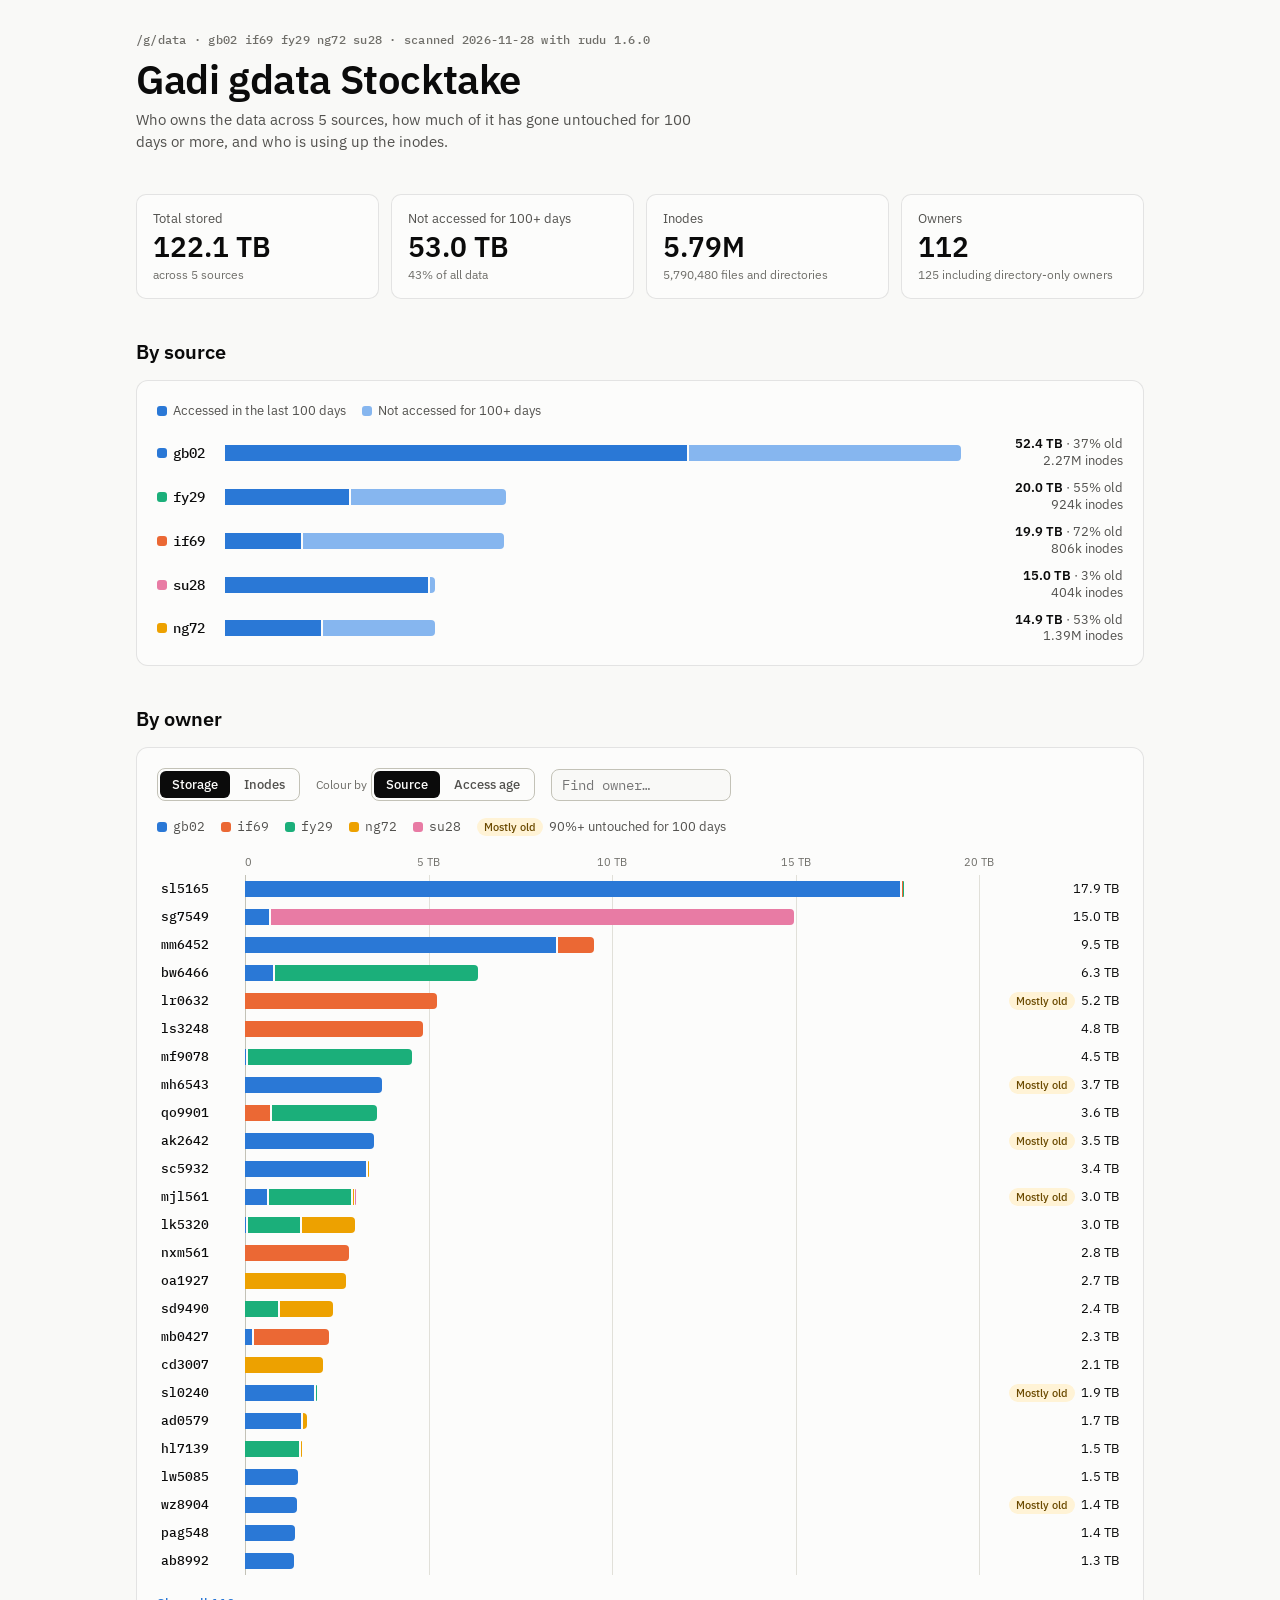
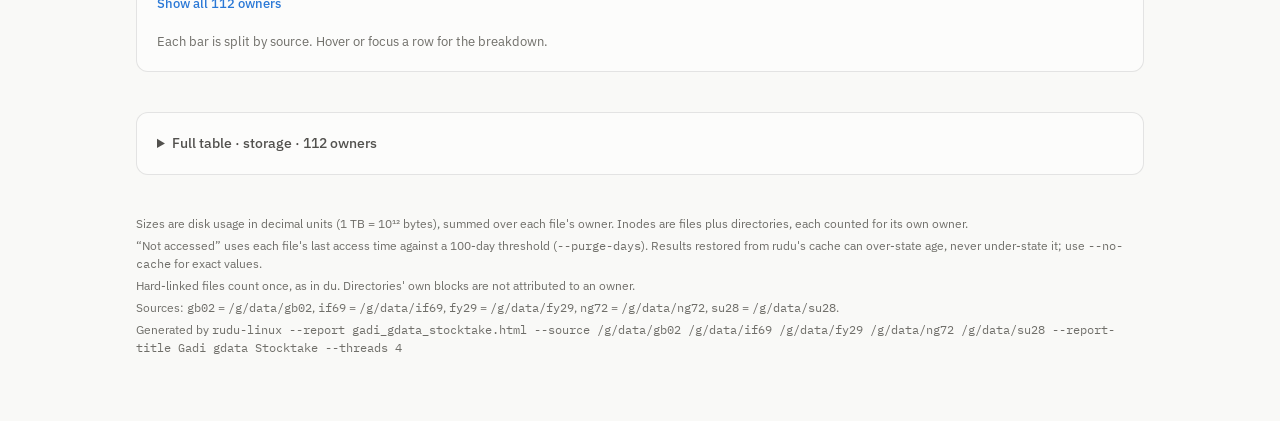
<file: docs/gadi_gdata_stocktake.html>
<!doctype html>
<html lang="en">
<head>
<meta charset="utf-8">
<meta name="viewport" content="width=device-width,initial-scale=1">
<meta name="generator" content="rudu">
<title>Gadi gdata Stocktake</title>
<link rel="preconnect" href="https://fonts.googleapis.com">
<link rel="preconnect" href="https://fonts.gstatic.com" crossorigin>
<link rel="stylesheet" href="https://fonts.googleapis.com/css2?family=IBM+Plex+Mono:wght@400;500&family=IBM+Plex+Sans:wght@400;500;600&display=swap">
<style>
/* Generated by `rudu --report`. Layout: one reading column; summary tiles →
   source strip → owner chart (storage | inodes) → full table. The fonts fall
   back to system fonts when the page is opened offline. */
*, *::before, *::after { box-sizing: border-box; }
:root {
  color-scheme: light;
  --page: #f9f9f7;
  --surface: #fcfcfb;
  --ink: #0b0b0b;
  --ink-2: #52514e;
  --muted: #6f6e69;
  --grid: #e1e0d9;
  --axis: #c3c2b7;
  --ring: rgba(11,11,11,0.10);
  --accent: #2a78d6;
  --chip-bg: #fff3d6;
  --chip-ink: #6b4a00;
  --chip-bg-2: #e8f0fb;
  --chip-ink-2: #184f95;
  --s1: #2a78d6; --s2: #eb6834; --s3: #1baf7a; --s4: #eda100; --s5: #e87ba4;
  --s6: #008300; --s7: #4a3aa7; --s8: #e34948; --other: #9a9890;
  --recent: #2a78d6; --stale: #86b6ef;
  --sans: "IBM Plex Sans", system-ui, -apple-system, "Segoe UI", sans-serif;
  --mono: "IBM Plex Mono", ui-monospace, "SFMono-Regular", Menlo, monospace;
}
@media (prefers-color-scheme: dark) {
  :root:not([data-theme="light"]) {
    --page: #0d0d0d; --surface: #1a1a19; --ink: #ffffff; --ink-2: #c3c2b7; --muted: #9a9890;
    --grid: #2c2c2a; --axis: #383835; --ring: rgba(255,255,255,0.10); --accent: #3987e5;
    --chip-bg: #3a2c08; --chip-ink: #f5c95c; --chip-bg-2: #13284a; --chip-ink-2: #9ec5f4;
    --s1: #3987e5; --s2: #d95926; --s3: #199e70; --s4: #c98500; --s5: #d55181;
    --s6: #008300; --s7: #9085e9; --s8: #e66767; --other: #6f6e69;
    --recent: #3987e5; --stale: #184f95;
    color-scheme: dark;
  }
}
:root[data-theme="dark"] {
  --page: #0d0d0d; --surface: #1a1a19; --ink: #ffffff; --ink-2: #c3c2b7; --muted: #9a9890;
  --grid: #2c2c2a; --axis: #383835; --ring: rgba(255,255,255,0.10); --accent: #3987e5;
  --chip-bg: #3a2c08; --chip-ink: #f5c95c; --chip-bg-2: #13284a; --chip-ink-2: #9ec5f4;
  --s1: #3987e5; --s2: #d95926; --s3: #199e70; --s4: #c98500; --s5: #d55181;
  --s6: #008300; --s7: #9085e9; --s8: #e66767; --other: #6f6e69;
  --recent: #3987e5; --stale: #184f95;
  color-scheme: dark;
}
body { margin: 0; background: var(--page); color: var(--ink); font: 400 15px/1.5 var(--sans); }
.wrap { max-width: 1040px; margin: 0 auto; padding-inline: 16px; padding-block: 32px 64px; display: grid; gap: 40px; }
header { display: grid; gap: 8px; }
.eyebrow { font: 500 12px/1.4 var(--mono); color: var(--muted); letter-spacing: 0.02em; overflow-wrap: anywhere; }
h1 { font: 600 clamp(28px, 4.5vw, 40px)/1.1 var(--sans); margin: 0; letter-spacing: -0.01em; text-wrap: balance; }
h2 { font: 600 20px/1.25 var(--sans); margin: 0; text-wrap: balance; }
.lede { color: var(--ink-2); max-width: 65ch; margin: 0; }
.mono { font-family: var(--mono); }
.warn { background: var(--chip-bg); color: var(--chip-ink); border-radius: 10px; padding: 12px 16px; font-size: 14px; }
.warn[hidden] { display: none; }

.tiles { display: grid; grid-template-columns: repeat(4, minmax(0, 1fr)); gap: 12px; }
@media (max-width: 720px) { .tiles { grid-template-columns: repeat(2, minmax(0, 1fr)); } }
.tile { background: var(--surface); border: 1px solid var(--ring); border-radius: 10px; padding: 14px 16px; display: grid; gap: 2px; min-width: 0; }
.tile .label { font-size: 13px; color: var(--ink-2); }
.tile .value { font-size: 28px; font-weight: 600; line-height: 1.2; }
.tile .sub { font-size: 12px; color: var(--muted); }

section { display: grid; gap: 16px; min-width: 0; }
.panel { background: var(--surface); border: 1px solid var(--ring); border-radius: 12px; padding: 20px; display: grid; gap: 16px; min-width: 0; }
@media (max-width: 520px) { .panel { padding: 14px; } }

/* Source strip */
.projects { display: grid; gap: 10px; }
.prow { display: grid; grid-template-columns: minmax(56px, max-content) minmax(0, 1fr) 150px; gap: 12px; align-items: center; }
@media (max-width: 520px) { .prow { grid-template-columns: minmax(48px, max-content) minmax(0, 1fr) 96px; gap: 8px; } }
.pname { font: 500 14px var(--mono); display: flex; align-items: center; gap: 6px; }
.sw { width: 10px; height: 10px; border-radius: 3px; flex: none; }
.pnum { font-size: 13px; color: var(--ink-2); text-align: right; font-variant-numeric: tabular-nums; line-height: 1.3; }
.pnum b { color: var(--ink); font-weight: 600; }

/* Controls */
.controls { display: flex; flex-wrap: wrap; gap: 10px 16px; align-items: center; }
.seg { display: inline-flex; border: 1px solid var(--axis); border-radius: 8px; padding: 2px; gap: 2px; }
.seg button { font: 500 13px var(--sans); color: var(--ink-2); background: transparent; border: 0; border-radius: 6px; padding: 5px 12px; cursor: pointer; }
.seg button[aria-pressed="true"] { background: var(--ink); color: var(--surface); }
.seg button:focus-visible, .search:focus-visible, th button:focus-visible { outline: 2px solid var(--accent); outline-offset: 2px; }
.search { font: 400 14px var(--mono); color: var(--ink); background: var(--page); border: 1px solid var(--axis); border-radius: 8px; padding: 6px 10px; width: 180px; max-width: 100%; }
.ctl-label { font-size: 12px; color: var(--muted); margin-right: 4px; }
.ctl { display: inline-flex; align-items: center; }
.ctl[hidden] { display: none; }

.legend { display: flex; flex-wrap: wrap; gap: 6px 16px; font-size: 13px; color: var(--ink-2); }
.legend span { display: inline-flex; align-items: center; gap: 6px; }

/* Bar chart */
.chart { display: grid; gap: 0; min-width: 0; }
.row, .axis { display: grid; grid-template-columns: 76px minmax(0, 1fr) 132px; gap: 12px; align-items: center; }
@media (max-width: 520px) { .row, .axis { grid-template-columns: 64px minmax(0, 1fr) 84px; gap: 8px; } }
.axis { height: 22px; }
.ticks { position: relative; height: 100%; }
.tick { position: absolute; bottom: 4px; transform: translateX(-50%); font-size: 11px; color: var(--muted); font-variant-numeric: tabular-nums; white-space: nowrap; }
.tick:first-child { transform: none; }
.row { height: 28px; cursor: default; border-radius: 6px; }
.row:hover, .row.active { background: color-mix(in srgb, var(--grid) 45%, transparent); }
.owner { font: 500 13px var(--mono); overflow: hidden; text-overflow: ellipsis; white-space: nowrap; padding-left: 4px; }
.track { position: relative; height: 100%; }
.gridline { position: absolute; top: 0; bottom: 0; width: 1px; background: var(--grid); }
.gridline.base { background: var(--axis); }
.bar { position: absolute; top: 6px; height: 16px; }
.segm { position: absolute; top: 0; height: 100%; }
.segm.end { border-radius: 0 4px 4px 0; }
.val { font-size: 13px; text-align: right; font-variant-numeric: tabular-nums; white-space: nowrap; display: flex; justify-content: flex-end; align-items: center; gap: 6px; padding-right: 4px; }
.chip { font-size: 11px; font-weight: 500; font-style: normal; border-radius: 999px; padding: 1px 7px; white-space: nowrap; }
.chip.old { background: var(--chip-bg); color: var(--chip-ink); }
.chip.small { background: var(--chip-bg-2); color: var(--chip-ink-2); }
.more { justify-self: start; font: 500 13px var(--sans); color: var(--accent); background: none; border: 0; padding: 4px 0; cursor: pointer; }
.more[hidden] { display: none; }
.more:focus-visible { outline: 2px solid var(--accent); outline-offset: 2px; }
.note { font-size: 13px; color: var(--muted); margin: 0; max-width: 75ch; }
.empty { color: var(--muted); font-size: 14px; padding: 12px 4px; }

/* Tooltip */
.tip { position: fixed; z-index: 10; pointer-events: none; background: var(--surface); color: var(--ink); border: 1px solid var(--ring); border-radius: 8px; box-shadow: 0 6px 24px rgba(0,0,0,0.14); padding: 10px 12px; font-size: 13px; min-width: 200px; max-width: 280px; display: grid; gap: 4px; }
.tip[hidden] { display: none; }
.tip .t-h { font: 600 14px var(--mono); }
.tip .t-r { display: grid; grid-template-columns: 12px 1fr auto; gap: 8px; align-items: center; font-variant-numeric: tabular-nums; }
.tip .t-r span:last-child { text-align: right; }
.tip .t-f { color: var(--muted); font-size: 12px; border-top: 1px solid var(--grid); padding-top: 4px; margin-top: 2px; }

/* Table */
.tablewrap { overflow-x: auto; border: 1px solid var(--grid); border-radius: 8px; max-height: 520px; overflow-y: auto; }
table { border-collapse: collapse; width: 100%; font-size: 13px; font-variant-numeric: tabular-nums; }
th, td { padding: 6px 10px; text-align: right; white-space: nowrap; border-bottom: 1px solid var(--grid); }
th:first-child, td:first-child { text-align: left; }
td:first-child { font-family: var(--mono); }
thead th { position: sticky; top: 0; background: var(--surface); z-index: 1; }
th button { font: 600 12px var(--sans); color: var(--ink-2); background: none; border: 0; padding: 0; cursor: pointer; }
th button[aria-sort="descending"]::after { content: " ↓"; }
th button[aria-sort="ascending"]::after { content: " ↑"; }
details summary { cursor: pointer; font-weight: 500; font-size: 14px; color: var(--ink-2); }
details[open] summary { margin-bottom: 10px; }
footer { font-size: 12px; color: var(--muted); display: grid; gap: 4px; }
footer code { font-family: var(--mono); overflow-wrap: anywhere; }
@media (prefers-reduced-motion: no-preference) { .segm { transition: width .2s ease, left .2s ease; } }
</style>
</head>
<body>
<div class="wrap">
  <header>
    <div class="eyebrow" id="eyebrow"></div>
    <h1>Gadi gdata Stocktake</h1>
    <p class="lede" id="lede"></p>
  </header>

  <div class="warn" id="partial" hidden></div>

  <div class="tiles" id="tiles"></div>

  <section>
    <h2>By source</h2>
    <div class="panel">
      <div class="legend">
        <span><i class="sw" style="background:var(--recent)"></i><span id="leg-recent"></span></span>
        <span><i class="sw" style="background:var(--stale)"></i><span id="leg-stale"></span></span>
      </div>
      <div class="projects" id="projects"></div>
    </div>
  </section>

  <section>
    <h2 id="owners-h">By owner</h2>
    <div class="panel">
      <div class="controls">
        <div class="seg" role="group" aria-label="Measure">
          <button type="button" id="m-storage" aria-pressed="true">Storage</button>
          <button type="button" id="m-inodes" aria-pressed="false">Inodes</button>
        </div>
        <div class="ctl" id="colour-ctl">
          <span class="ctl-label">Colour by</span>
          <div class="seg" role="group" aria-label="Colour by">
            <button type="button" id="c-project" aria-pressed="true">Source</button>
            <button type="button" id="c-age" aria-pressed="false">Access age</button>
          </div>
        </div>
        <input class="search" id="search" type="search" placeholder="Find owner…" aria-label="Find owner" autocomplete="off">
      </div>
      <div class="legend" id="legend"></div>
      <div class="chart" id="chart" role="img" aria-describedby="owners-h"></div>
      <button type="button" class="more" id="more"></button>
      <p class="note" id="note"></p>
    </div>
  </section>

  <section>
    <details class="panel" id="tbl-details">
      <summary id="tbl-summary">Full table</summary>
      <div class="tablewrap"><table id="table"></table></div>
    </details>
  </section>

  <footer id="footer"></footer>
</div>
<div class="tip" id="tip" hidden></div>

<script type="application/json" id="data">{"title":"Gadi gdata Stocktake","scanned":"2026-11-28","rudu_version":"1.6.0","purge_days":100,"command":"rudu-linux --report gadi_gdata_stocktake.html --source /g/data/gb02 /g/data/if69 /g/data/fy29 /g/data/ng72 /g/data/su28 --report-title Gadi gdata Stocktake --threads 4","common_parent":"/g/data","sources":[{"label":"gb02","path":"/g/data/gb02","bytes":52360440447488,"stale":19372107698176,"inodes":2265641,"files":2104998,"dirs":160643,"partial":false},{"label":"if69","path":"/g/data/if69","bytes":19878344998912,"stale":14298256838656,"inodes":806038,"files":707294,"dirs":98744,"partial":false},{"label":"fy29","path":"/g/data/fy29","bytes":19975427522560,"stale":11004832088064,"inodes":923742,"files":850052,"dirs":73690,"partial":false},{"label":"ng72","path":"/g/data/ng72","bytes":14926730870784,"stale":7950858870784,"inodes":1391473,"files":1272903,"dirs":118570,"partial":false},{"label":"su28","path":"/g/data/su28","bytes":14966555582464,"stale":392570486784,"inodes":403586,"files":396152,"dirs":7434,"partial":false}],"owners":[{"o":"ab4502","b":{"fy29":96915456,"gb02":104416083968,"ng72":1092020158464},"i":{"fy29":130,"gb02":44115,"ng72":57238},"stale":87386763264,"files":88965,"dirs":12518},{"o":"ab8992","b":{"gb02":1346062602240},"i":{"gb02":193021},"stale":135777583104,"files":143430,"dirs":49591},{"o":"ad0579","b":{"gb02":1593030729728,"ng72":100291923968},"i":{"gb02":5494,"ng72":10202},"stale":1522162221056,"files":11570,"dirs":4126},{"o":"ad1803","b":{"gb02":41861120},"i":{"gb02":40},"stale":36200448,"files":27,"dirs":13},{"o":"ad5509","b":{"if69":180805632},"i":{"if69":142},"stale":180805632,"files":123,"dirs":19},{"o":"ag3979","b":{},"i":{"ng72":5},"stale":0,"files":0,"dirs":5},{"o":"ah2717","b":{"if69":8259420160},"i":{"if69":5392},"stale":8137428992,"files":4648,"dirs":744},{"o":"ak2642","b":{"gb02":3515922382848},"i":{"gb02":161367},"stale":3515796193280,"files":160291,"dirs":1076},{"o":"ak5887","b":{"if69":58952155136},"i":{"if69":770},"stale":58952155136,"files":687,"dirs":83},{"o":"as5672","b":{},"i":{"gb02":7},"stale":0,"files":2,"dirs":5},{"o":"as8561","b":{"if69":134014054400},"i":{"if69":885},"stale":82807844864,"files":823,"dirs":62},{"o":"as9583","b":{"ng72":67088871424},"i":{"ng72":1642},"stale":67088871424,"files":1391,"dirs":251},{"o":"asp561","b":{"gb02":53252096},"i":{"gb02":2},"stale":53252096,"files":1,"dirs":1},{"o":"aw1142","b":{"if69":414404608},"i":{"if69":4937},"stale":414404608,"files":4028,"dirs":909},{"o":"bl6491","b":{"if69":45215252480},"i":{"gb02":1,"if69":91280},"stale":37151354880,"files":53465,"dirs":37816},{"o":"bw6466","b":{"fy29":5541676744704,"gb02":805922488320},"i":{"fy29":46562,"gb02":109},"stale":4903609720832,"files":45789,"dirs":882},{"o":"bx1902","b":{"gb02":155648},"i":{"gb02":4,"if69":3},"stale":155648,"files":3,"dirs":4},{"o":"cbe563","b":{"fy29":10672300032,"gb02":24576},"i":{"fy29":99,"gb02":2},"stale":24576,"files":90,"dirs":11},{"o":"cc6171","b":{"gb02":88710381568},"i":{"gb02":2727},"stale":88710127616,"files":1485,"dirs":1242},{"o":"cd3007","b":{"if69":99577856,"ng72":2121425870848},"i":{"if69":2,"ng72":159981},"stale":49645875200,"files":148303,"dirs":11680},{"o":"cd3022","b":{"gb02":985096192},"i":{"gb02":43106,"ng72":7},"stale":902963200,"files":41569,"dirs":1544},{"o":"cj0591","b":{"gb02":4124413952,"if69":48191774720,"su28":504085135360},"i":{"gb02":1160,"if69":32784,"su28":652},"stale":17778688000,"files":30597,"dirs":3999},{"o":"cm1405","b":{},"i":{"gb02":1},"stale":0,"files":0,"dirs":1},{"o":"cp9270","b":{"ng72":287818829824},"i":{"ng72":186922},"stale":152907149312,"files":186771,"dirs":151},{"o":"cxa561","b":{"if69":421002637312},"i":{"if69":21340},"stale":9558040576,"files":19948,"dirs":1392},{"o":"cxh603","b":{"gb02":9010913280,"ng72":816305512448},"i":{"gb02":434,"ng72":17207},"stale":167617622016,"files":17523,"dirs":118},{"o":"cxj565","b":{},"i":{"if69":1},"stale":0,"files":0,"dirs":1},{"o":"dh3280","b":{"gb02":89050714112},"i":{"gb02":72560},"stale":86175346688,"files":65505,"dirs":7055},{"o":"dr6273","b":{"gb02":140296192,"ng72":126530461696},"i":{"gb02":27,"ng72":3183},"stale":20100993024,"files":2689,"dirs":521},{"o":"ec0044","b":{"gb02":18574217216},"i":{"gb02":2324},"stale":18563534848,"files":2020,"dirs":304},{"o":"ef1645","b":{"gb02":48430190592},"i":{"gb02":1961},"stale":11171246080,"files":1730,"dirs":231},{"o":"em3807","b":{"gb02":8192},"i":{"gb02":2},"stale":8192,"files":1,"dirs":1},{"o":"fk0558","b":{"ng72":66239926272},"i":{"ng72":145800},"stale":66239926272,"files":145424,"dirs":376},{"o":"ft3359","b":{"gb02":15553916928},"i":{"gb02":1967},"stale":69632,"files":1890,"dirs":77},{"o":"gp8431","b":{"gb02":835584,"ng72":3829760},"i":{"gb02":4,"ng72":1011},"stale":200704,"files":943,"dirs":72},{"o":"gs5098","b":{"ng72":175045705728},"i":{"ng72":48},"stale":175045705728,"files":43,"dirs":5},{"o":"ha2606","b":{"fy29":12195516416},"i":{"fy29":91},"stale":12195516416,"files":56,"dirs":35},{"o":"hc0407","b":{"ng72":97632886784},"i":{"ng72":194},"stale":97632886784,"files":119,"dirs":75},{"o":"hh0258","b":{},"i":{"gb02":3},"stale":0,"files":0,"dirs":3},{"o":"hl7139","b":{"fy29":1527618949120,"gb02":3434057728,"ng72":9235537920},"i":{"fy29":19570,"gb02":102,"ng72":77897},"stale":181731753984,"files":87244,"dirs":10325},{"o":"il1874","b":{"gb02":129982308352},"i":{"gb02":7710},"stale":129962663936,"files":6680,"dirs":1030},{"o":"jd2435","b":{"ng72":11350650880},"i":{"ng72":48},"stale":6112587776,"files":41,"dirs":7},{"o":"jl1950","b":{"gb02":70203568128},"i":{"gb02":300},"stale":70203568128,"files":296,"dirs":4},{"o":"jl8556","b":{"gb02":1286260641792},"i":{"gb02":13358},"stale":0,"files":12625,"dirs":733},{"o":"jma548","b":{"fy29":6685061120,"gb02":826488897536},"i":{"fy29":14,"gb02":3407},"stale":809580339200,"files":3409,"dirs":12},{"o":"jn3312","b":{"su28":436609024},"i":{"su28":13936},"stale":193114112,"files":12747,"dirs":1189},{"o":"js2535","b":{"ng72":309338910720},"i":{"gb02":6,"ng72":21272},"stale":309338910720,"files":21210,"dirs":68},{"o":"js5018","b":{"ng72":67784507392},"i":{"ng72":2904},"stale":58507509760,"files":2436,"dirs":468},{"o":"jt0319","b":{"ng72":1061280903168},"i":{"gb02":2,"ng72":78143},"stale":1370267648,"files":66759,"dirs":11386},{"o":"jt5160","b":{"gb02":8261001216,"if69":3741667328},"i":{"gb02":399,"if69":1149},"stale":12002635776,"files":1413,"dirs":135},{"o":"kl9722","b":{"ng72":1596366848},"i":{"ng72":284},"stale":1596366848,"files":265,"dirs":19},{"o":"kr2086","b":{"ng72":20663595008},"i":{"ng72":377},"stale":3498598400,"files":314,"dirs":63},{"o":"ks3902","b":{"ng72":1813774336},"i":{"ng72":2439},"stale":1813774336,"files":2430,"dirs":9},{"o":"lh5313","b":{"gb02":4714496},"i":{"gb02":11},"stale":4714496,"files":9,"dirs":2},{"o":"lk5320","b":{"fy29":1494187040768,"gb02":70431937024,"ng72":1436817170432},"i":{"fy29":24670,"gb02":4988,"ng72":31135},"stale":1323706052608,"files":52349,"dirs":8444},{"o":"lp9537","b":{"gb02":1788723200},"i":{"gb02":6009},"stale":1748013056,"files":5378,"dirs":631},{"o":"lr0632","b":{"if69":5223682543616},"i":{"if69":70375},"stale":5221577363456,"files":70108,"dirs":267},{"o":"ls3248","b":{"if69":4846576377856},"i":{"if69":41535},"stale":3388270223360,"files":38326,"dirs":3209},{"o":"lw5085","b":{"gb02":1451356004352},"i":{"gb02":455},"stale":52312895488,"files":392,"dirs":63},{"o":"mb0427","b":{"gb02":237322022912,"if69":2045005664256},"i":{"gb02":26074,"if69":112107},"stale":1623282577408,"files":133319,"dirs":4862},{"o":"mf9078","b":{"fy29":4473201790976,"gb02":70160752640},"i":{"fy29":325363,"gb02":31283},"stale":2044453056512,"files":338321,"dirs":18325},{"o":"mf9479","b":{"ng72":17434836992},"i":{"ng72":260},"stale":17434836992,"files":233,"dirs":27},{"o":"mg8987","b":{"fy29":323998326784},"i":{"fy29":200906},"stale":323998285824,"files":184869,"dirs":16037},{"o":"mh6543","b":{"gb02":3721593892864},"i":{"gb02":10725},"stale":3706912403456,"files":9564,"dirs":1161},{"o":"mjl561","b":{"fy29":2285274525696,"gb02":663963283456,"ng72":56786124800,"su28":289411072},"i":{"fy29":6331,"gb02":28801,"ng72":139,"su28":35},"stale":2840941678592,"files":33137,"dirs":2169},{"o":"mm5133","b":{"ng72":92856320},"i":{"gb02":7,"ng72":174},"stale":2056192,"files":153,"dirs":28},{"o":"mm6452","b":{"gb02":8530865463296,"if69":978624806912},"i":{"gb02":17874,"if69":13898},"stale":14384787456,"files":30798,"dirs":974},{"o":"mm7092","b":{"if69":17415954432},"i":{"if69":81},"stale":7446224896,"files":75,"dirs":6},{"o":"mn8773","b":{"fy29":21973311488,"gb02":2798067712},"i":{"fy29":25,"gb02":865},"stale":41263104,"files":711,"dirs":179},{"o":"mr4682","b":{"if69":1256947712},"i":{"if69":14},"stale":1256947712,"files":12,"dirs":2},{"o":"ms0476","b":{},"i":{"if69":1},"stale":0,"files":0,"dirs":1},{"o":"ms2920","b":{"ng72":139051008},"i":{"gb02":7,"ng72":81},"stale":8192,"files":80,"dirs":8},{"o":"ms5578","b":{"ng72":107729043456},"i":{"ng72":26212},"stale":106663456768,"files":23499,"dirs":2713},{"o":"mxr581","b":{"fy29":451403337728},"i":{"fy29":121990},"stale":93710757888,"files":102582,"dirs":19408},{"o":"nc3020","b":{"gb02":72429568},"i":{"gb02":7},"stale":72429568,"files":5,"dirs":2},{"o":"ne2942","b":{"ng72":155078656},"i":{"ng72":49},"stale":0,"files":39,"dirs":10},{"o":"nk2247","b":{"ng72":31712710656},"i":{"ng72":3517},"stale":12738428928,"files":2927,"dirs":590},{"o":"nt4273","b":{"gb02":84285399040},"i":{"gb02":1719,"ng72":2},"stale":42721800192,"files":1608,"dirs":113},{"o":"nxg561","b":{"gb02":54699765760},"i":{"gb02":235004},"stale":21169553408,"files":234973,"dirs":31},{"o":"nxm561","b":{"if69":2831477841920},"i":{"if69":739},"stale":2544320454656,"files":735,"dirs":4},{"o":"oa1927","b":{"ng72":2741882126336},"i":{"ng72":349739},"stale":1937732751360,"files":299849,"dirs":49890},{"o":"oj9185","b":{},"i":{"ng72":1},"stale":0,"files":0,"dirs":1},{"o":"pag548","b":{"gb02":1375966986240},"i":{"gb02":55063},"stale":48396562432,"files":50879,"dirs":4184},{"o":"pc2687","b":{"gb02":380875857920,"su28":194394128384},"i":{"gb02":125115,"su28":7771},"stale":248936325120,"files":113474,"dirs":19412},{"o":"pd1739","b":{"if69":9257496576},"i":{"if69":59},"stale":2494464,"files":55,"dirs":4},{"o":"pg1235","b":{},"i":{"ng72":1},"stale":0,"files":0,"dirs":1},{"o":"pp7885","b":{"gb02":3882246144},"i":{"gb02":870},"stale":617840640,"files":724,"dirs":146},{"o":"ps3482","b":{},"i":{"gb02":1},"stale":0,"files":0,"dirs":1},{"o":"pv3484","b":{"ng72":17008857088},"i":{"ng72":13036},"stale":17008857088,"files":12290,"dirs":746},{"o":"qj2249","b":{"if69":462799917056},"i":{"if69":45867},"stale":338136698880,"files":44713,"dirs":1154},{"o":"qo9901","b":{"fy29":2862584860672,"if69":724742561792},"i":{"fy29":164307,"if69":18565},"stale":723436650496,"files":168075,"dirs":14797},{"o":"qr1706","b":{"if69":929967611904},"i":{"gb02":7,"if69":5065},"stale":36653162496,"files":4784,"dirs":288},{"o":"rf4654","b":{},"i":{"gb02":2},"stale":0,"files":0,"dirs":2},{"o":"ri9247","b":{"ng72":23415361536},"i":{"ng72":12900},"stale":19432013824,"files":10990,"dirs":1910},{"o":"rk9077","b":{"gb02":213530472448,"if69":146568220672},"i":{"gb02":281352,"if69":40786},"stale":145520738304,"files":303184,"dirs":18954},{"o":"root","b":{},"i":{"fy29":1,"gb02":1,"if69":1,"ng72":1,"su28":1},"stale":0,"files":0,"dirs":5},{"o":"rq1991","b":{"if69":200704},"i":{"if69":34},"stale":200704,"files":24,"dirs":10},{"o":"rr2600","b":{"ng72":245432320},"i":{"ng72":222},"stale":243892224,"files":189,"dirs":33},{"o":"sc1326","b":{"gb02":1076441088,"if69":247920955392},"i":{"gb02":181,"if69":247918},"stale":165065904128,"files":211654,"dirs":36445},{"o":"sc5932","b":{"gb02":3354473537536,"ng72":428675072},"i":{"gb02":135050,"ng72":1367},"stale":1254643748864,"files":124870,"dirs":11547},{"o":"sd9490","b":{"fy29":955741356032,"gb02":103534592,"ng72":1441821863936},"i":{"fy29":10167,"gb02":8,"ng72":20484},"stale":2068700340224,"files":28618,"dirs":2041},{"o":"sg3790","b":{"gb02":1500184576},"i":{"gb02":81},"stale":1500184576,"files":68,"dirs":13},{"o":"sg7549","b":{"gb02":695356542976,"su28":14267350298624},"i":{"gb02":54437,"su28":381191},"stale":1040506822656,"files":414943,"dirs":20685},{"o":"sho561","b":{"fy29":672419840,"gb02":8275566592},"i":{"fy29":1417,"gb02":5308},"stale":2161127424,"files":6056,"dirs":669},{"o":"sk6139","b":{"ng72":20992000},"i":{"ng72":94},"stale":0,"files":70,"dirs":24},{"o":"sl0240","b":{"fy29":5357568,"gb02":1931178467328},"i":{"fy29":13,"gb02":20465},"stale":1931183456256,"files":17706,"dirs":2772},{"o":"sl5165","b":{"fy29":39677952,"gb02":17913267150848,"if69":14149820416},"i":{"fy29":89,"gb02":547024,"if69":226},"stale":2810104586240,"files":537893,"dirs":9446},{"o":"sm5259","b":{"gb02":939978752,"ng72":3364421632},"i":{"gb02":587,"ng72":650},"stale":896942080,"files":1042,"dirs":195},{"o":"sv6923","b":{"gb02":148299776},"i":{"gb02":86},"stale":148295680,"files":60,"dirs":26},{"o":"sx4303","b":{"gb02":16384},"i":{"gb02":14},"stale":16384,"files":6,"dirs":8},{"o":"sz2492","b":{"ng72":365478092800},"i":{"gb02":4,"ng72":17040},"stale":220431642624,"files":16591,"dirs":453},{"o":"td6427","b":{"if69":2838544384},"i":{"if69":3537},"stale":2838544384,"files":3524,"dirs":13},{"o":"tm4359","b":{"gb02":4096},"i":{"gb02":3},"stale":0,"files":1,"dirs":2},{"o":"tp4064","b":{"if69":468282798080},"i":{"if69":6058},"stale":273857212416,"files":5808,"dirs":250},{"o":"ts8639","b":{"gb02":7162884096},"i":{"gb02":13136},"stale":7128797184,"files":12289,"dirs":847},{"o":"wl0799","b":{"gb02":209592442880},"i":{"gb02":2767},"stale":4489584640,"files":2568,"dirs":199},{"o":"wz4975","b":{"ng72":952567689216},"i":{"ng72":36928},"stale":951609827328,"files":36894,"dirs":34},{"o":"wz8904","b":{"gb02":1409106337792},"i":{"gb02":104526},"stale":1409106337792,"files":97451,"dirs":7075},{"o":"xw6141","b":{"ng72":1046564118528},"i":{"ng72":56226},"stale":739919151104,"files":52446,"dirs":3780},{"o":"yb4721","b":{"fy29":7400030208},"i":{"fy29":1997},"stale":7400030208,"files":1812,"dirs":185},{"o":"ym7079","b":{},"i":{"ng72":1},"stale":0,"files":0,"dirs":1},{"o":"yz1881","b":{"ng72":1064960},"i":{"ng72":8},"stale":1064960,"files":6,"dirs":2},{"o":"yz9294","b":{"if69":207704985600},"i":{"if69":40487},"stale":1581367296,"files":33876,"dirs":6611},{"o":"zm5261","b":{},"i":{"ng72":1},"stale":0,"files":0,"dirs":1},{"o":"zz6006","b":{"ng72":249597079552},"i":{"gb02":2,"ng72":54401},"stale":240349569024,"files":51897,"dirs":2506}]}</script>
<script>
(function () {
  const D = JSON.parse(document.getElementById("data").textContent);
  const esc = s => String(s).replace(/[&<>"']/g, c => ({ "&": "&amp;", "<": "&lt;", ">": "&gt;", '"': "&quot;", "'": "&#39;" }[c]));
  const P = D.sources.map(s => s.label);
  // Eight fixed categorical slots, assigned in source order so a colour always
  // means the same source. Past eight, sources share a neutral grey rather
  // than generating hues that could not be told apart.
  const COL = Object.fromEntries(P.map((p, i) => [p, i < 8 ? `var(--s${i + 1})` : "var(--other)"]));
  const DAYS = D.purge_days;
  const OLD = `${DAYS}+ days`;
  const $ = id => document.getElementById(id);

  const owners = D.owners.map(o => {
    const bytes = P.reduce((s, p) => s + (o.b[p] || 0), 0);
    const inodes = P.reduce((s, p) => s + (o.i[p] || 0), 0);
    return { ...o, bytes, inodes, recent: bytes - o.stale, avg: o.files ? bytes / o.files : 0 };
  });

  const human = n => {
    const u = ["B", "KB", "MB", "GB", "TB", "PB", "EB"];
    let i = 0;
    while (n >= 1000 && i < u.length - 1) { n /= 1000; i++; }
    return `${n.toFixed(1)} ${u[i]}`;
  };
  const tickBytes = n => {
    if (n === 0) return "0";
    const u = ["B", "KB", "MB", "GB", "TB", "PB", "EB"];
    let i = 0;
    while (n >= 1000 && i < u.length - 1) { n /= 1000; i++; }
    return `${+n.toFixed(1)} ${u[i]}`;
  };
  const compact = n => n >= 1e6 ? `${+(n / 1e6).toFixed(2)}M` : n >= 1e3 ? `${+(n / 1e3).toFixed(n >= 1e5 ? 0 : 1)}k` : `${n}`;
  const comma = n => n.toLocaleString();
  const pct = (a, b) => b ? Math.round(100 * a / b) : 0;
  const plural = (n, one, many) => `${n} ${n === 1 ? one : many}`;

  // Header
  $("eyebrow").textContent = [D.common_parent, P.join(" "), `scanned ${D.scanned} with rudu ${D.rudu_version}`]
    .filter(Boolean).join(" · ");
  $("lede").textContent = `Who owns the data across ${plural(P.length, "source", "sources")}, how much of it has gone untouched for ${DAYS} days or more, and who is using up the inodes.`;
  $("leg-recent").textContent = `Accessed in the last ${DAYS} days`;
  $("leg-stale").textContent = `Not accessed for ${OLD}`;
  const partial = D.sources.filter(s => s.partial).map(s => s.label);
  if (partial.length) {
    $("partial").hidden = false;
    $("partial").textContent = `The scan of ${partial.join(", ")} stopped early at the memory limit, so its numbers are a lower bound.`;
  }

  // Flags that put state into form
  const mostlyOld = o => o.bytes >= 1e11 && o.stale / o.bytes >= 0.9;
  const smallFiles = o => o.inodes >= 50000 && o.files && o.avg < 5e6;

  // Summary tiles
  const totB = owners.reduce((s, o) => s + o.bytes, 0);
  const totS = owners.reduce((s, o) => s + o.stale, 0);
  const totI = owners.reduce((s, o) => s + o.inodes, 0);
  const tiles = [
    ["Total stored", human(totB), `across ${plural(P.length, "source", "sources")}`],
    [`Not accessed for ${OLD}`, human(totS), `${pct(totS, totB)}% of all data`],
    ["Inodes", compact(totI), `${comma(totI)} files and directories`],
    ["Owners", `${owners.filter(o => o.bytes || o.inodes > 10).length}`, `${owners.length} including directory-only owners`],
  ];
  $("tiles").innerHTML = tiles.map(([l, v, s]) =>
    `<div class="tile"><span class="label">${esc(l)}</span><span class="value">${esc(v)}</span><span class="sub">${esc(s)}</span></div>`).join("");

  // Source strip
  const pMax = Math.max(...D.sources.map(x => x.bytes), 1);
  $("projects").innerHTML = [...D.sources].sort((a, b) => b.bytes - a.bytes).map(x => {
    const w = 100 * x.bytes / pMax, sw = x.bytes ? w * x.stale / x.bytes : 0;
    return `<div class="prow" title="${esc(x.path)}">
      <span class="pname"><i class="sw" style="background:${COL[x.label]}"></i>${esc(x.label)}</span>
      <div class="track" style="height:20px">
        <div class="bar" style="top:2px;width:100%">
          <div class="segm" style="left:0;width:max(1px, calc(${w - sw}% - 2px));background:var(--recent)"></div>
          <div class="segm end" style="left:${w - sw}%;width:${sw}%;background:var(--stale)"></div>
        </div>
      </div>
      <span class="pnum"><b>${human(x.bytes)}</b> · ${pct(x.stale, x.bytes)}% old<br>${compact(x.inodes)} inodes</span>
    </div>`;
  }).join("");

  // Owner chart state
  const state = { measure: "storage", colour: "project", all: false, q: "", sortKey: null, sortDir: -1 };
  const TOP = 25;

  const segmentsFor = o => {
    if (state.measure === "inodes") return P.filter(p => o.i[p]).map(p => ({ k: p, v: o.i[p], c: COL[p] }));
    if (state.colour === "age") return [
      { k: `Accessed in last ${DAYS} days`, v: o.recent, c: "var(--recent)" },
      { k: `Not accessed for ${OLD}`, v: o.stale, c: "var(--stale)" },
    ].filter(s => s.v > 0);
    return P.filter(p => o.b[p]).map(p => ({ k: p, v: o.b[p], c: COL[p] }));
  };
  const total = o => state.measure === "inodes" ? o.inodes : o.bytes;

  const niceStep = raw => {
    const e = Math.pow(10, Math.floor(Math.log10(raw)));
    const f = raw / e;
    return (f <= 1 ? 1 : f <= 2 ? 2 : f <= 2.5 ? 2.5 : f <= 5 ? 5 : 10) * e;
  };

  function render() {
    const q = state.q.trim().toLowerCase();
    const sorted = owners.filter(o => total(o) > 0).sort((a, b) => total(b) - total(a));
    const matched = q ? sorted.filter(o => o.o.toLowerCase().includes(q)) : sorted;
    const shown = q || state.all ? matched : matched.slice(0, TOP);

    // Legend
    const leg = state.measure === "storage" && state.colour === "age"
      ? [[`Accessed in last ${DAYS} days`, "var(--recent)"], [`Not accessed for ${OLD}`, "var(--stale)"]]
      : P.map(p => [p, COL[p]]);
    $("legend").innerHTML = leg.map(([k, c]) => `<span><i class="sw" style="background:${c}"></i><span class="${P.includes(k) ? "mono" : ""}">${esc(k)}</span></span>`).join("")
      + (state.measure === "storage"
        ? `<span><i class="chip old">Mostly old</i>90%+ untouched for ${DAYS} days</span>`
        : `<span><i class="chip small">Small files</i>average file under 5 MB</span>`);

    // Scale (shared max of everyone, so the axis does not jump while searching)
    const max = Math.max(...sorted.map(total), 1);
    const step = niceStep(max / 4);
    const top = Math.ceil(max / step) * step;
    const ticks = [];
    for (let v = 0; v <= top + step / 2; v += step) ticks.push(v);
    const fmtTick = state.measure === "inodes" ? compact : tickBytes;
    const gl = ticks.map((v, i) => `<i class="gridline${i === 0 ? " base" : ""}" style="left:${100 * v / top}%"></i>`).join("");

    let html = `<div class="axis"><span></span><div class="ticks">${ticks.map(v => `<span class="tick" style="left:${100 * v / top}%">${fmtTick(v)}</span>`).join("")}</div><span></span></div>`;
    if (!shown.length) html += `<div class="empty">No owner matches “${esc(state.q)}”.</div>`;
    shown.forEach((o, idx) => {
      const segs = segmentsFor(o);
      let cum = 0;
      const bars = segs.map((s, i) => {
        const w = 100 * s.v / top, left = cum;
        cum += w;
        const last = i === segs.length - 1;
        const width = last ? `max(1px, ${w}%)` : `max(1px, calc(${w}% - 2px))`;
        return `<i class="segm${last ? " end" : ""}" style="left:${left}%;width:${width};background:${s.c}"></i>`;
      }).join("");
      let val, chip = "";
      if (state.measure === "inodes") {
        val = compact(o.inodes);
        if (smallFiles(o)) chip = `<i class="chip small">Small files</i>`;
      } else {
        val = human(o.bytes);
        if (mostlyOld(o)) chip = `<i class="chip old">Mostly old</i>`;
      }
      html += `<div class="row" data-i="${owners.indexOf(o)}" tabindex="0">
        <span class="owner" title="${esc(o.o)}">${esc(o.o)}</span>
        <div class="track">${gl}<div class="bar" style="left:0;right:0">${bars}</div></div>
        <span class="val">${chip}<span>${val}</span></span>
      </div>`;
    });
    $("chart").innerHTML = html;
    $("chart").setAttribute("aria-label", `${state.measure === "inodes" ? "Inodes" : "Storage"} by owner, ${shown.length} owners shown`);

    const btn = $("more");
    btn.hidden = !!q || matched.length <= TOP;
    btn.textContent = state.all ? `Show top ${TOP} only` : `Show all ${matched.length} owners`;

    $("note").textContent = state.measure === "inodes"
      ? "Inodes count files and directories. Owners with many small files can usually free inodes by bundling them into tar archives."
      : state.colour === "age"
        ? `Not accessed means no file read for ${DAYS} days or more, based on each file's last access time. Files carrying a 1970 access time (common after archive extraction) count as old.`
        : "Each bar is split by source. Hover or focus a row for the breakdown.";

    $("colour-ctl").hidden = state.measure === "inodes";
    renderTable();
  }

  // Tooltip
  const tip = $("tip");
  function showTip(row, x, y) {
    const o = owners[+row.dataset.i];
    if (!o) return;
    document.querySelectorAll(".row.active").forEach(r => r.classList.remove("active"));
    row.classList.add("active");
    const segs = segmentsFor(o);
    const fmt = state.measure === "inodes" ? comma : human;
    const tot = total(o);
    const foot = state.measure === "inodes"
      ? `${comma(o.files)} files · ${comma(o.dirs)} directories${o.files ? ` · average file ${human(o.avg)}` : ""}`
      : `${human(o.stale)} (${pct(o.stale, o.bytes)}%) not accessed for ${OLD} · ${comma(o.files)} files`;
    tip.innerHTML = `<div class="t-h">${esc(o.o)}</div>`
      + segs.map(s => `<div class="t-r"><i class="sw" style="background:${s.c}"></i><span class="${P.includes(s.k) ? "mono" : ""}">${esc(s.k)}</span><span>${fmt(s.v)} · ${pct(s.v, tot)}%</span></div>`).join("")
      + `<div class="t-r"><i></i><b>Total</b><b>${fmt(tot)}</b></div>`
      + `<div class="t-f">${foot}</div>`;
    tip.hidden = false;
    const r = tip.getBoundingClientRect();
    let left = x + 14, topY = y + 14;
    if (left + r.width > innerWidth - 8) left = Math.max(8, x - r.width - 14);
    if (topY + r.height > innerHeight - 8) topY = Math.max(8, y - r.height - 14);
    tip.style.left = `${left}px`;
    tip.style.top = `${topY}px`;
  }
  function hideTip() {
    tip.hidden = true;
    document.querySelectorAll(".row.active").forEach(r => r.classList.remove("active"));
  }
  $("chart").addEventListener("pointermove", e => {
    const row = e.target.closest(".row");
    row ? showTip(row, e.clientX, e.clientY) : hideTip();
  });
  $("chart").addEventListener("pointerleave", hideTip);
  $("chart").addEventListener("focusin", e => {
    const row = e.target.closest(".row");
    if (row) { const b = row.getBoundingClientRect(); showTip(row, b.left + b.width * 0.4, b.bottom); }
  });
  $("chart").addEventListener("focusout", hideTip);

  // Table
  function renderTable() {
    const inodes = state.measure === "inodes";
    const cols = inodes
      ? [["o", "Owner"], ["inodes", "Inodes"], ["files", "Files"], ["dirs", "Directories"], ["avg", "Avg file"], ...P.map(p => [`i:${p}`, p])]
      : [["o", "Owner"], ["bytes", "Total"], ["stale", `${OLD} old`], ["stalePct", "% old"], ...P.map(p => [`b:${p}`, p])];
    const get = (o, k) => k === "stalePct" ? (o.bytes ? o.stale / o.bytes : 0)
      : k.startsWith("i:") ? (o.i[k.slice(2)] || 0) : k.startsWith("b:") ? (o.b[k.slice(2)] || 0) : o[k];
    const key = state.sortKey && cols.some(c => c[0] === state.sortKey) ? state.sortKey : (inodes ? "inodes" : "bytes");
    const q = state.q.trim().toLowerCase();
    const rows = owners.filter(o => (inodes ? o.inodes : o.bytes) > 0 && (!q || o.o.toLowerCase().includes(q)))
      .sort((a, b) => {
        const x = get(a, key), y = get(b, key);
        return (typeof x === "string" ? x.localeCompare(y) : x - y) * state.sortDir;
      });
    const cell = (o, k) => {
      const v = get(o, k);
      if (k === "o") return esc(v);
      if (k === "stalePct") return `${pct(o.stale, o.bytes)}%`;
      if (!v) return "";
      if (k === "avg") return human(v);
      if (inodes) return comma(v);
      return human(v);
    };
    $("table").innerHTML = `<thead><tr>${cols.map(([k, l]) =>
      `<th scope="col"><button type="button" data-k="${esc(k)}" ${k === key ? `aria-sort="${state.sortDir < 0 ? "descending" : "ascending"}"` : ""} class="${P.includes(l) ? "mono" : ""}">${esc(l)}</button></th>`).join("")}</tr></thead>
      <tbody>${rows.map(o => `<tr>${cols.map(([k]) => `<td>${cell(o, k)}</td>`).join("")}</tr>`).join("")}</tbody>`;
    $("tbl-summary").textContent = `Full table · ${inodes ? "inodes" : "storage"} · ${rows.length} owners`;
  }
  $("table").addEventListener("click", e => {
    const b = e.target.closest("button[data-k]");
    if (!b) return;
    const k = b.dataset.k;
    if (state.sortKey === k) state.sortDir *= -1;
    else { state.sortKey = k; state.sortDir = k === "o" ? 1 : -1; }
    renderTable();
  });

  // Controls
  const setPressed = (on, off) => { $(on).setAttribute("aria-pressed", "true"); $(off).setAttribute("aria-pressed", "false"); };
  $("m-storage").onclick = () => { state.measure = "storage"; state.sortKey = null; state.sortDir = -1; setPressed("m-storage", "m-inodes"); render(); };
  $("m-inodes").onclick = () => { state.measure = "inodes"; state.sortKey = null; state.sortDir = -1; setPressed("m-inodes", "m-storage"); render(); };
  $("c-project").onclick = () => { state.colour = "project"; setPressed("c-project", "c-age"); render(); };
  $("c-age").onclick = () => { state.colour = "age"; setPressed("c-age", "c-project"); render(); };
  $("more").onclick = () => { state.all = !state.all; render(); };
  $("search").addEventListener("input", e => { state.q = e.target.value; render(); });

  // Footer
  $("footer").innerHTML = [
    "Sizes are disk usage in decimal units (1 TB = 10¹² bytes), summed over each file's owner. Inodes are files plus directories, each counted for its own owner.",
    `“Not accessed” uses each file's last access time against a ${DAYS}-day threshold (<code>--purge-days</code>). Results restored from rudu's cache can over-state age, never under-state it; use <code>--no-cache</code> for exact values.`,
    "Hard-linked files count once, as in <code>du</code>. Directories' own blocks are not attributed to an owner.",
    `Sources: ${D.sources.map(s => `<code>${esc(s.label)}</code> = <code>${esc(s.path)}</code>`).join(", ")}.`,
    `Generated by <code>${esc(D.command)}</code>`,
  ].map(t => `<div>${t}</div>`).join("");

  render();
})();
</script>
</body>
</html>
</file>
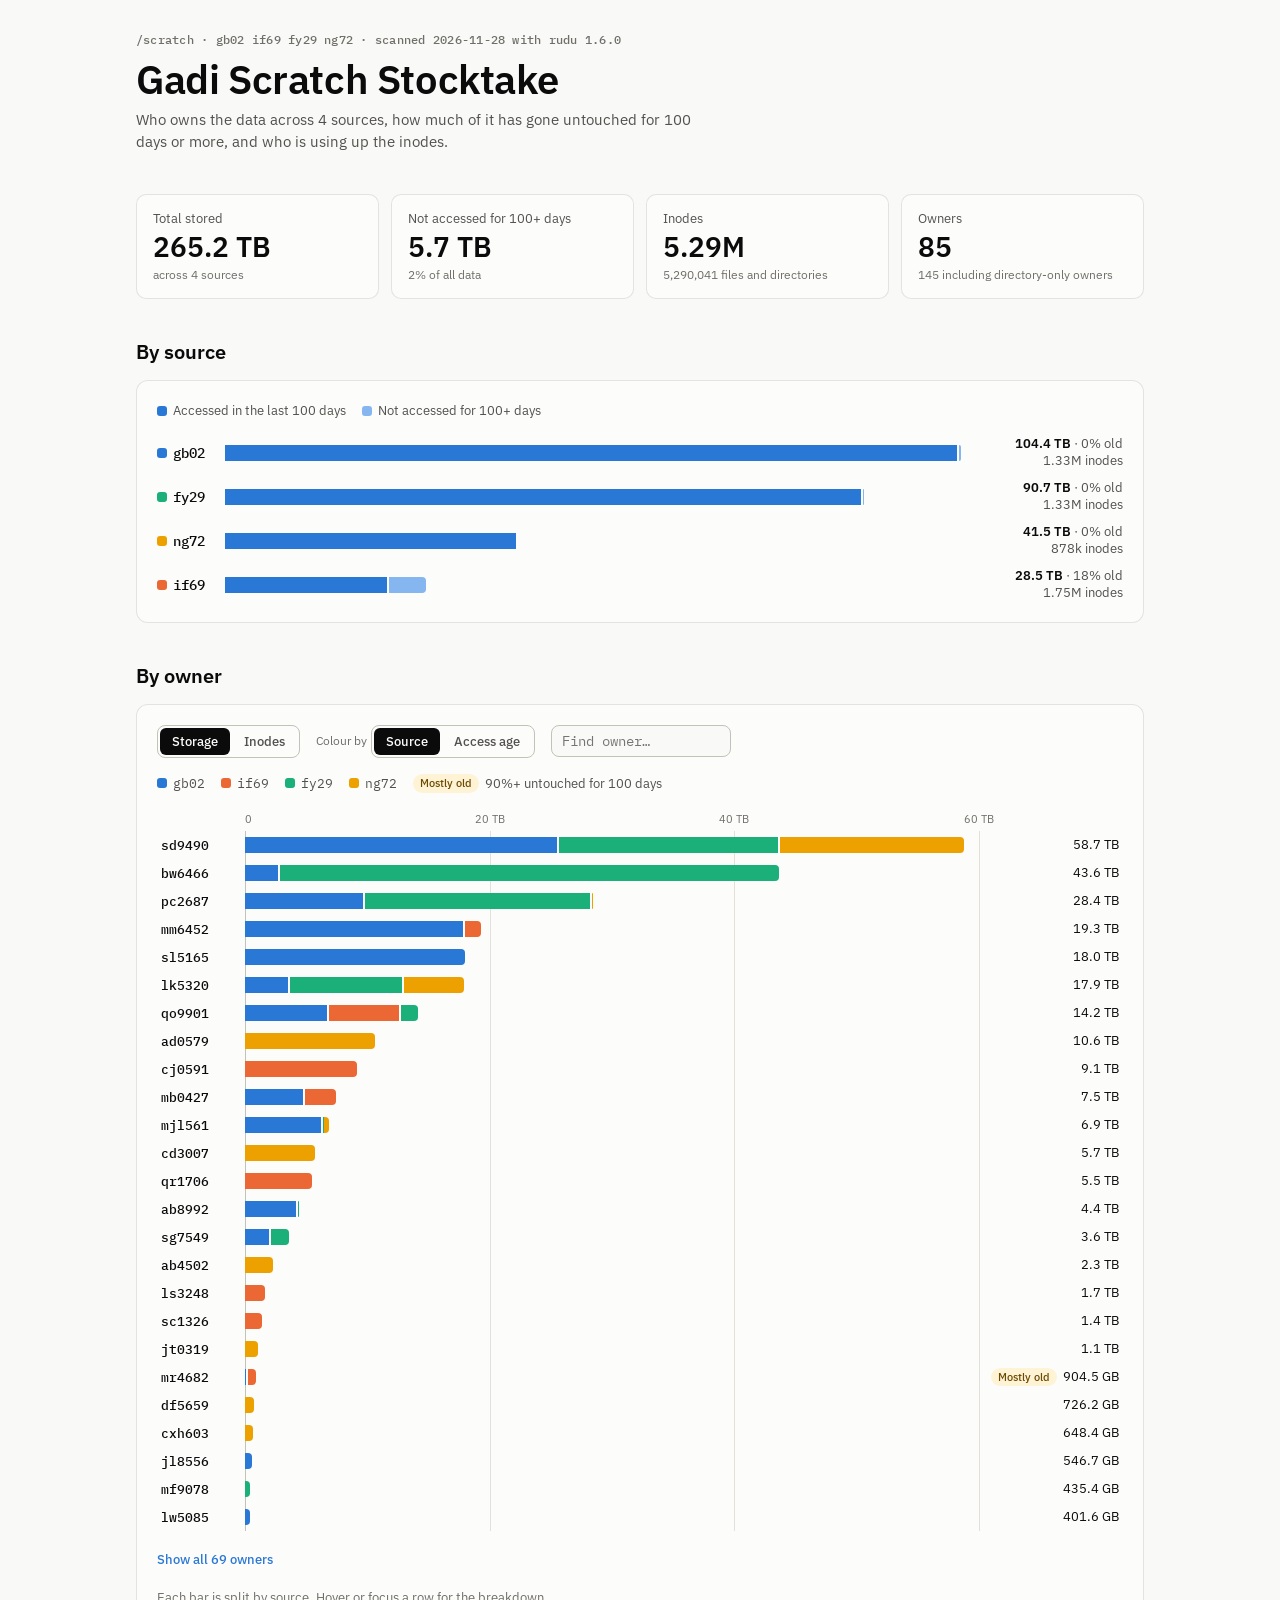
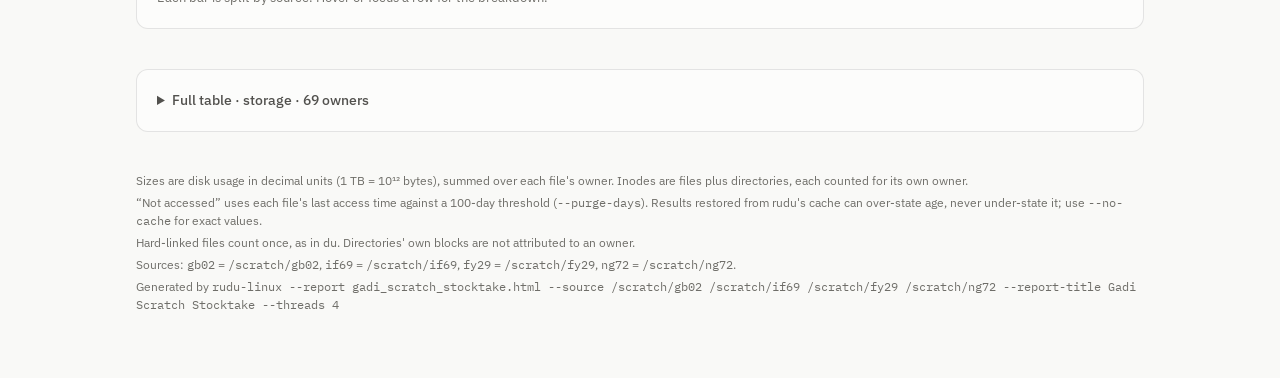
<file: docs/gadi_scratch_stocktake.html>
<!doctype html>
<html lang="en">
<head>
<meta charset="utf-8">
<meta name="viewport" content="width=device-width,initial-scale=1">
<meta name="generator" content="rudu">
<title>Gadi Scratch Stocktake</title>
<link rel="preconnect" href="https://fonts.googleapis.com">
<link rel="preconnect" href="https://fonts.gstatic.com" crossorigin>
<link rel="stylesheet" href="https://fonts.googleapis.com/css2?family=IBM+Plex+Mono:wght@400;500&family=IBM+Plex+Sans:wght@400;500;600&display=swap">
<style>
/* Generated by `rudu --report`. Layout: one reading column; summary tiles →
   source strip → owner chart (storage | inodes) → full table. The fonts fall
   back to system fonts when the page is opened offline. */
*, *::before, *::after { box-sizing: border-box; }
:root {
  color-scheme: light;
  --page: #f9f9f7;
  --surface: #fcfcfb;
  --ink: #0b0b0b;
  --ink-2: #52514e;
  --muted: #6f6e69;
  --grid: #e1e0d9;
  --axis: #c3c2b7;
  --ring: rgba(11,11,11,0.10);
  --accent: #2a78d6;
  --chip-bg: #fff3d6;
  --chip-ink: #6b4a00;
  --chip-bg-2: #e8f0fb;
  --chip-ink-2: #184f95;
  --s1: #2a78d6; --s2: #eb6834; --s3: #1baf7a; --s4: #eda100; --s5: #e87ba4;
  --s6: #008300; --s7: #4a3aa7; --s8: #e34948; --other: #9a9890;
  --recent: #2a78d6; --stale: #86b6ef;
  --sans: "IBM Plex Sans", system-ui, -apple-system, "Segoe UI", sans-serif;
  --mono: "IBM Plex Mono", ui-monospace, "SFMono-Regular", Menlo, monospace;
}
@media (prefers-color-scheme: dark) {
  :root:not([data-theme="light"]) {
    --page: #0d0d0d; --surface: #1a1a19; --ink: #ffffff; --ink-2: #c3c2b7; --muted: #9a9890;
    --grid: #2c2c2a; --axis: #383835; --ring: rgba(255,255,255,0.10); --accent: #3987e5;
    --chip-bg: #3a2c08; --chip-ink: #f5c95c; --chip-bg-2: #13284a; --chip-ink-2: #9ec5f4;
    --s1: #3987e5; --s2: #d95926; --s3: #199e70; --s4: #c98500; --s5: #d55181;
    --s6: #008300; --s7: #9085e9; --s8: #e66767; --other: #6f6e69;
    --recent: #3987e5; --stale: #184f95;
    color-scheme: dark;
  }
}
:root[data-theme="dark"] {
  --page: #0d0d0d; --surface: #1a1a19; --ink: #ffffff; --ink-2: #c3c2b7; --muted: #9a9890;
  --grid: #2c2c2a; --axis: #383835; --ring: rgba(255,255,255,0.10); --accent: #3987e5;
  --chip-bg: #3a2c08; --chip-ink: #f5c95c; --chip-bg-2: #13284a; --chip-ink-2: #9ec5f4;
  --s1: #3987e5; --s2: #d95926; --s3: #199e70; --s4: #c98500; --s5: #d55181;
  --s6: #008300; --s7: #9085e9; --s8: #e66767; --other: #6f6e69;
  --recent: #3987e5; --stale: #184f95;
  color-scheme: dark;
}
body { margin: 0; background: var(--page); color: var(--ink); font: 400 15px/1.5 var(--sans); }
.wrap { max-width: 1040px; margin: 0 auto; padding-inline: 16px; padding-block: 32px 64px; display: grid; gap: 40px; }
header { display: grid; gap: 8px; }
.eyebrow { font: 500 12px/1.4 var(--mono); color: var(--muted); letter-spacing: 0.02em; overflow-wrap: anywhere; }
h1 { font: 600 clamp(28px, 4.5vw, 40px)/1.1 var(--sans); margin: 0; letter-spacing: -0.01em; text-wrap: balance; }
h2 { font: 600 20px/1.25 var(--sans); margin: 0; text-wrap: balance; }
.lede { color: var(--ink-2); max-width: 65ch; margin: 0; }
.mono { font-family: var(--mono); }
.warn { background: var(--chip-bg); color: var(--chip-ink); border-radius: 10px; padding: 12px 16px; font-size: 14px; }
.warn[hidden] { display: none; }

.tiles { display: grid; grid-template-columns: repeat(4, minmax(0, 1fr)); gap: 12px; }
@media (max-width: 720px) { .tiles { grid-template-columns: repeat(2, minmax(0, 1fr)); } }
.tile { background: var(--surface); border: 1px solid var(--ring); border-radius: 10px; padding: 14px 16px; display: grid; gap: 2px; min-width: 0; }
.tile .label { font-size: 13px; color: var(--ink-2); }
.tile .value { font-size: 28px; font-weight: 600; line-height: 1.2; }
.tile .sub { font-size: 12px; color: var(--muted); }

section { display: grid; gap: 16px; min-width: 0; }
.panel { background: var(--surface); border: 1px solid var(--ring); border-radius: 12px; padding: 20px; display: grid; gap: 16px; min-width: 0; }
@media (max-width: 520px) { .panel { padding: 14px; } }

/* Source strip */
.projects { display: grid; gap: 10px; }
.prow { display: grid; grid-template-columns: minmax(56px, max-content) minmax(0, 1fr) 150px; gap: 12px; align-items: center; }
@media (max-width: 520px) { .prow { grid-template-columns: minmax(48px, max-content) minmax(0, 1fr) 96px; gap: 8px; } }
.pname { font: 500 14px var(--mono); display: flex; align-items: center; gap: 6px; }
.sw { width: 10px; height: 10px; border-radius: 3px; flex: none; }
.pnum { font-size: 13px; color: var(--ink-2); text-align: right; font-variant-numeric: tabular-nums; line-height: 1.3; }
.pnum b { color: var(--ink); font-weight: 600; }

/* Controls */
.controls { display: flex; flex-wrap: wrap; gap: 10px 16px; align-items: center; }
.seg { display: inline-flex; border: 1px solid var(--axis); border-radius: 8px; padding: 2px; gap: 2px; }
.seg button { font: 500 13px var(--sans); color: var(--ink-2); background: transparent; border: 0; border-radius: 6px; padding: 5px 12px; cursor: pointer; }
.seg button[aria-pressed="true"] { background: var(--ink); color: var(--surface); }
.seg button:focus-visible, .search:focus-visible, th button:focus-visible { outline: 2px solid var(--accent); outline-offset: 2px; }
.search { font: 400 14px var(--mono); color: var(--ink); background: var(--page); border: 1px solid var(--axis); border-radius: 8px; padding: 6px 10px; width: 180px; max-width: 100%; }
.ctl-label { font-size: 12px; color: var(--muted); margin-right: 4px; }
.ctl { display: inline-flex; align-items: center; }
.ctl[hidden] { display: none; }

.legend { display: flex; flex-wrap: wrap; gap: 6px 16px; font-size: 13px; color: var(--ink-2); }
.legend span { display: inline-flex; align-items: center; gap: 6px; }

/* Bar chart */
.chart { display: grid; gap: 0; min-width: 0; }
.row, .axis { display: grid; grid-template-columns: 76px minmax(0, 1fr) 132px; gap: 12px; align-items: center; }
@media (max-width: 520px) { .row, .axis { grid-template-columns: 64px minmax(0, 1fr) 84px; gap: 8px; } }
.axis { height: 22px; }
.ticks { position: relative; height: 100%; }
.tick { position: absolute; bottom: 4px; transform: translateX(-50%); font-size: 11px; color: var(--muted); font-variant-numeric: tabular-nums; white-space: nowrap; }
.tick:first-child { transform: none; }
.row { height: 28px; cursor: default; border-radius: 6px; }
.row:hover, .row.active { background: color-mix(in srgb, var(--grid) 45%, transparent); }
.owner { font: 500 13px var(--mono); overflow: hidden; text-overflow: ellipsis; white-space: nowrap; padding-left: 4px; }
.track { position: relative; height: 100%; }
.gridline { position: absolute; top: 0; bottom: 0; width: 1px; background: var(--grid); }
.gridline.base { background: var(--axis); }
.bar { position: absolute; top: 6px; height: 16px; }
.segm { position: absolute; top: 0; height: 100%; }
.segm.end { border-radius: 0 4px 4px 0; }
.val { font-size: 13px; text-align: right; font-variant-numeric: tabular-nums; white-space: nowrap; display: flex; justify-content: flex-end; align-items: center; gap: 6px; padding-right: 4px; }
.chip { font-size: 11px; font-weight: 500; font-style: normal; border-radius: 999px; padding: 1px 7px; white-space: nowrap; }
.chip.old { background: var(--chip-bg); color: var(--chip-ink); }
.chip.small { background: var(--chip-bg-2); color: var(--chip-ink-2); }
.more { justify-self: start; font: 500 13px var(--sans); color: var(--accent); background: none; border: 0; padding: 4px 0; cursor: pointer; }
.more[hidden] { display: none; }
.more:focus-visible { outline: 2px solid var(--accent); outline-offset: 2px; }
.note { font-size: 13px; color: var(--muted); margin: 0; max-width: 75ch; }
.empty { color: var(--muted); font-size: 14px; padding: 12px 4px; }

/* Tooltip */
.tip { position: fixed; z-index: 10; pointer-events: none; background: var(--surface); color: var(--ink); border: 1px solid var(--ring); border-radius: 8px; box-shadow: 0 6px 24px rgba(0,0,0,0.14); padding: 10px 12px; font-size: 13px; min-width: 200px; max-width: 280px; display: grid; gap: 4px; }
.tip[hidden] { display: none; }
.tip .t-h { font: 600 14px var(--mono); }
.tip .t-r { display: grid; grid-template-columns: 12px 1fr auto; gap: 8px; align-items: center; font-variant-numeric: tabular-nums; }
.tip .t-r span:last-child { text-align: right; }
.tip .t-f { color: var(--muted); font-size: 12px; border-top: 1px solid var(--grid); padding-top: 4px; margin-top: 2px; }

/* Table */
.tablewrap { overflow-x: auto; border: 1px solid var(--grid); border-radius: 8px; max-height: 520px; overflow-y: auto; }
table { border-collapse: collapse; width: 100%; font-size: 13px; font-variant-numeric: tabular-nums; }
th, td { padding: 6px 10px; text-align: right; white-space: nowrap; border-bottom: 1px solid var(--grid); }
th:first-child, td:first-child { text-align: left; }
td:first-child { font-family: var(--mono); }
thead th { position: sticky; top: 0; background: var(--surface); z-index: 1; }
th button { font: 600 12px var(--sans); color: var(--ink-2); background: none; border: 0; padding: 0; cursor: pointer; }
th button[aria-sort="descending"]::after { content: " ↓"; }
th button[aria-sort="ascending"]::after { content: " ↑"; }
details summary { cursor: pointer; font-weight: 500; font-size: 14px; color: var(--ink-2); }
details[open] summary { margin-bottom: 10px; }
footer { font-size: 12px; color: var(--muted); display: grid; gap: 4px; }
footer code { font-family: var(--mono); overflow-wrap: anywhere; }
@media (prefers-reduced-motion: no-preference) { .segm { transition: width .2s ease, left .2s ease; } }
</style>
</head>
<body>
<div class="wrap">
  <header>
    <div class="eyebrow" id="eyebrow"></div>
    <h1>Gadi Scratch Stocktake</h1>
    <p class="lede" id="lede"></p>
  </header>

  <div class="warn" id="partial" hidden></div>

  <div class="tiles" id="tiles"></div>

  <section>
    <h2>By source</h2>
    <div class="panel">
      <div class="legend">
        <span><i class="sw" style="background:var(--recent)"></i><span id="leg-recent"></span></span>
        <span><i class="sw" style="background:var(--stale)"></i><span id="leg-stale"></span></span>
      </div>
      <div class="projects" id="projects"></div>
    </div>
  </section>

  <section>
    <h2 id="owners-h">By owner</h2>
    <div class="panel">
      <div class="controls">
        <div class="seg" role="group" aria-label="Measure">
          <button type="button" id="m-storage" aria-pressed="true">Storage</button>
          <button type="button" id="m-inodes" aria-pressed="false">Inodes</button>
        </div>
        <div class="ctl" id="colour-ctl">
          <span class="ctl-label">Colour by</span>
          <div class="seg" role="group" aria-label="Colour by">
            <button type="button" id="c-project" aria-pressed="true">Source</button>
            <button type="button" id="c-age" aria-pressed="false">Access age</button>
          </div>
        </div>
        <input class="search" id="search" type="search" placeholder="Find owner…" aria-label="Find owner" autocomplete="off">
      </div>
      <div class="legend" id="legend"></div>
      <div class="chart" id="chart" role="img" aria-describedby="owners-h"></div>
      <button type="button" class="more" id="more"></button>
      <p class="note" id="note"></p>
    </div>
  </section>

  <section>
    <details class="panel" id="tbl-details">
      <summary id="tbl-summary">Full table</summary>
      <div class="tablewrap"><table id="table"></table></div>
    </details>
  </section>

  <footer id="footer"></footer>
</div>
<div class="tip" id="tip" hidden></div>

<script type="application/json" id="data">{"title":"Gadi Scratch Stocktake","scanned":"2026-11-28","rudu_version":"1.6.0","purge_days":100,"command":"rudu-linux --report gadi_scratch_stocktake.html --source /scratch/gb02 /scratch/if69 /scratch/fy29 /scratch/ng72 --report-title Gadi Scratch Stocktake --threads 4","common_parent":"/scratch","sources":[{"label":"gb02","path":"/scratch/gb02","bytes":104420702601216,"stale":256727273472,"inodes":1332600,"files":1039899,"dirs":292701,"partial":false},{"label":"if69","path":"/scratch/if69","bytes":28544150802432,"stale":5231413465088,"inodes":1745623,"files":1556400,"dirs":189223,"partial":false},{"label":"fy29","path":"/scratch/fy29","bytes":90692376248320,"stale":217257558016,"inodes":1334201,"files":1243725,"dirs":90476,"partial":false},{"label":"ng72","path":"/scratch/ng72","bytes":41518924861440,"stale":18464768,"inodes":877617,"files":775306,"dirs":102311,"partial":false}],"owners":[{"o":"ab2313","b":{},"i":{"gb02":2},"stale":0,"files":0,"dirs":2},{"o":"ab4502","b":{"gb02":27716943872,"ng72":2246828392448},"i":{"gb02":26973,"ng72":38578},"stale":1290240,"files":37859,"dirs":27692},{"o":"ab8992","b":{"fy29":47347949568,"gb02":4360514867200},"i":{"fy29":86,"gb02":130854},"stale":11548311552,"files":113161,"dirs":17779},{"o":"ad0579","b":{"gb02":12769845248,"ng72":10628321435648},"i":{"gb02":4237,"ng72":35520},"stale":4096,"files":36787,"dirs":2970},{"o":"ad1803","b":{},"i":{"gb02":14},"stale":0,"files":0,"dirs":14},{"o":"ad5509","b":{},"i":{"if69":5},"stale":0,"files":0,"dirs":5},{"o":"ag3979","b":{"ng72":112803840},"i":{"ng72":33},"stale":0,"files":26,"dirs":7},{"o":"ai2733","b":{},"i":{"gb02":1},"stale":0,"files":0,"dirs":1},{"o":"ajd548","b":{},"i":{"gb02":1},"stale":0,"files":0,"dirs":1},{"o":"ak5887","b":{},"i":{"if69":60},"stale":0,"files":0,"dirs":60},{"o":"am6204","b":{},"i":{"if69":2},"stale":0,"files":0,"dirs":2},{"o":"as5672","b":{},"i":{"gb02":5,"ng72":2},"stale":0,"files":0,"dirs":7},{"o":"as8561","b":{"gb02":1601536,"if69":557686784},"i":{"gb02":4558,"if69":144404},"stale":1601536,"files":148124,"dirs":838},{"o":"as9583","b":{"ng72":860160},"i":{"ng72":15241},"stale":860160,"files":2157,"dirs":13084},{"o":"asp561","b":{},"i":{"gb02":4},"stale":0,"files":0,"dirs":4},{"o":"aw1142","b":{},"i":{"if69":6},"stale":0,"files":0,"dirs":6},{"o":"bl6491","b":{"if69":5905907712},"i":{"if69":32451},"stale":0,"files":18912,"dirs":13539},{"o":"bw6466","b":{"fy29":40775089803264,"gb02":2837052526592},"i":{"fy29":366634,"gb02":15826},"stale":12521472,"files":359800,"dirs":22660},{"o":"bx1902","b":{},"i":{"gb02":2,"if69":12,"ng72":2},"stale":0,"files":0,"dirs":16},{"o":"cb4968","b":{},"i":{"if69":6},"stale":0,"files":0,"dirs":6},{"o":"cbe563","b":{"fy29":29895995392},"i":{"fy29":142},"stale":0,"files":135,"dirs":7},{"o":"cc6171","b":{"gb02":36864},"i":{"gb02":5283},"stale":36864,"files":983,"dirs":4300},{"o":"cd3007","b":{"if69":528384,"ng72":5726010195968},"i":{"if69":159,"ng72":111143},"stale":3375104,"files":108348,"dirs":2954},{"o":"cd3022","b":{"ng72":100159488},"i":{"gb02":3,"ng72":5},"stale":0,"files":1,"dirs":7},{"o":"cj0591","b":{"if69":9125346918400},"i":{"gb02":78,"if69":201547},"stale":80867328,"files":192841,"dirs":8784},{"o":"cj0865","b":{},"i":{"fy29":52},"stale":0,"files":0,"dirs":52},{"o":"clv563","b":{},"i":{"gb02":518},"stale":0,"files":0,"dirs":518},{"o":"cm1405","b":{"gb02":451084288},"i":{"gb02":204},"stale":0,"files":125,"dirs":79},{"o":"cp9270","b":{},"i":{"ng72":2},"stale":0,"files":0,"dirs":2},{"o":"cr7888","b":{"fy29":745472,"if69":69632},"i":{"fy29":1436,"gb02":1,"if69":813},"stale":815104,"files":955,"dirs":1295},{"o":"cx5009","b":{},"i":{"gb02":6},"stale":0,"files":0,"dirs":6},{"o":"cxa561","b":{"if69":357389037568},"i":{"gb02":4,"if69":3519},"stale":0,"files":3444,"dirs":79},{"o":"cxh603","b":{"ng72":648401694720},"i":{"ng72":4819},"stale":0,"files":4781,"dirs":38},{"o":"cxj565","b":{},"i":{"if69":2},"stale":0,"files":0,"dirs":2},{"o":"cy9268","b":{"gb02":8089673728},"i":{"gb02":151},"stale":0,"files":136,"dirs":15},{"o":"df5659","b":{"ng72":726238740480},"i":{"ng72":3388},"stale":0,"files":2624,"dirs":764},{"o":"dkh157","b":{},"i":{"if69":7},"stale":0,"files":0,"dirs":7},{"o":"dl6968","b":{},"i":{"gb02":4,"if69":5},"stale":0,"files":0,"dirs":9},{"o":"dy2988","b":{},"i":{"if69":2},"stale":0,"files":0,"dirs":2},{"o":"eat549","b":{},"i":{"if69":1},"stale":0,"files":0,"dirs":1},{"o":"ec0044","b":{},"i":{"gb02":13},"stale":0,"files":0,"dirs":13},{"o":"ef1645","b":{},"i":{"gb02":4},"stale":0,"files":0,"dirs":4},{"o":"ef7927","b":{},"i":{"if69":3},"stale":0,"files":0,"dirs":3},{"o":"em3807","b":{},"i":{"gb02":2},"stale":0,"files":0,"dirs":2},{"o":"fk0558","b":{},"i":{"ng72":2},"stale":0,"files":0,"dirs":2},{"o":"ft3359","b":{"gb02":1238568960},"i":{"gb02":207,"if69":10},"stale":0,"files":175,"dirs":42},{"o":"gp8431","b":{},"i":{"ng72":13},"stale":0,"files":0,"dirs":13},{"o":"gs5098","b":{},"i":{"gb02":1301,"if69":4,"ng72":15},"stale":0,"files":31,"dirs":1289},{"o":"ha2606","b":{},"i":{"ng72":19},"stale":0,"files":0,"dirs":19},{"o":"hc0407","b":{"ng72":36864},"i":{"gb02":2,"ng72":9269},"stale":36864,"files":8475,"dirs":796},{"o":"hh0258","b":{"gb02":4096},"i":{"gb02":185},"stale":0,"files":5,"dirs":180},{"o":"hl7139","b":{"gb02":143175680},"i":{"fy29":6,"gb02":79,"ng72":90},"stale":0,"files":10,"dirs":165},{"o":"il1874","b":{},"i":{"gb02":2},"stale":0,"files":0,"dirs":2},{"o":"jd2435","b":{"ng72":3177832448},"i":{"gb02":17,"ng72":4162},"stale":0,"files":3599,"dirs":580},{"o":"jh3520","b":{},"i":{"fy29":2},"stale":0,"files":0,"dirs":2},{"o":"jl8556","b":{"gb02":546673065984},"i":{"gb02":115960},"stale":7574937600,"files":108502,"dirs":7458},{"o":"jma548","b":{"fy29":61386956800,"gb02":54874112},"i":{"fy29":21842,"gb02":110},"stale":1720320,"files":12492,"dirs":9460},{"o":"js2535","b":{"ng72":5874966528},"i":{"gb02":6,"ng72":816},"stale":0,"files":132,"dirs":690},{"o":"jt0319","b":{"gb02":512000,"ng72":1099751739392},"i":{"fy29":2,"gb02":3383,"ng72":321528},"stale":2056192,"files":286096,"dirs":38817},{"o":"jt5160","b":{},"i":{"gb02":6,"if69":1},"stale":0,"files":0,"dirs":7},{"o":"jw1588","b":{},"i":{"gb02":2},"stale":0,"files":0,"dirs":2},{"o":"kl9722","b":{},"i":{"ng72":2},"stale":0,"files":0,"dirs":2},{"o":"kr2086","b":{"ng72":9314304},"i":{"gb02":4,"ng72":18},"stale":0,"files":1,"dirs":21},{"o":"ks3902","b":{},"i":{"ng72":2},"stale":0,"files":0,"dirs":2},{"o":"kt3973","b":{"if69":258048},"i":{"if69":376},"stale":258048,"files":101,"dirs":275},{"o":"lh5313","b":{"ng72":4521984},"i":{"gb02":2,"ng72":4794},"stale":0,"files":4770,"dirs":26},{"o":"lk5320","b":{"fy29":9365932285952,"gb02":3654269808640,"ng72":4901051396096},"i":{"fy29":149674,"gb02":40655,"ng72":18211},"stale":299311104,"files":196204,"dirs":12336},{"o":"lr0632","b":{},"i":{"if69":13},"stale":0,"files":1,"dirs":12},{"o":"ls3248","b":{"if69":1661406511104},"i":{"if69":97770},"stale":0,"files":95314,"dirs":2456},{"o":"lva565","b":{},"i":{"gb02":2},"stale":0,"files":0,"dirs":2},{"o":"lw5085","b":{"gb02":401603452928},"i":{"gb02":2008},"stale":466944,"files":777,"dirs":1231},{"o":"mb0427","b":{"gb02":4933249294336,"if69":2521507880960},"i":{"gb02":82141,"if69":41530},"stale":180224,"files":122070,"dirs":1601},{"o":"mf9078","b":{"fy29":435375140864},"i":{"fy29":298416,"gb02":1},"stale":16384,"files":277096,"dirs":21321},{"o":"mf9479","b":{},"i":{"gb02":2},"stale":0,"files":0,"dirs":2},{"o":"mg8987","b":{},"i":{"fy29":2},"stale":0,"files":0,"dirs":2},{"o":"mh6543","b":{"gb02":320868667392},"i":{"gb02":1349},"stale":0,"files":852,"dirs":497},{"o":"mjl561","b":{"fy29":7684808704,"gb02":6410195296256,"ng72":444097126400},"i":{"fy29":47913,"gb02":76641,"ng72":13748},"stale":26230784,"files":124108,"dirs":14194},{"o":"mm5133","b":{},"i":{"gb02":4,"ng72":1},"stale":0,"files":0,"dirs":5},{"o":"mm6452","b":{"gb02":18014376931328,"if69":1256667910144},"i":{"gb02":38275,"if69":22761},"stale":32768,"files":59391,"dirs":1645},{"o":"mm7092","b":{"if69":8359784448},"i":{"if69":18},"stale":4096,"files":13,"dirs":5},{"o":"mn8773","b":{"fy29":2256896},"i":{"fy29":309,"gb02":10},"stale":0,"files":238,"dirs":81},{"o":"mr4682","b":{"gb02":236133462016,"if69":668368510976},"i":{"gb02":114,"if69":34383},"stale":904495624192,"files":33321,"dirs":1176},{"o":"mrd599","b":{"gb02":3021058048},"i":{"gb02":3},"stale":0,"files":1,"dirs":2},{"o":"ms0476","b":{"if69":56094474240},"i":{"if69":143},"stale":0,"files":133,"dirs":10},{"o":"ms2920","b":{},"i":{"gb02":4},"stale":0,"files":0,"dirs":4},{"o":"ms3677","b":{},"i":{"if69":2},"stale":0,"files":0,"dirs":2},{"o":"ms5578","b":{"ng72":16218943488},"i":{"gb02":29,"ng72":586},"stale":0,"files":578,"dirs":37},{"o":"mt2233","b":{},"i":{"ng72":2},"stale":0,"files":0,"dirs":2},{"o":"mxr581","b":{"fy29":399503007744},"i":{"fy29":5831,"gb02":1280},"stale":13770752,"files":1364,"dirs":5747},{"o":"nc3020","b":{"gb02":1183744},"i":{"gb02":31,"if69":2,"ng72":1},"stale":0,"files":5,"dirs":29},{"o":"ne2942","b":{},"i":{"ng72":1},"stale":0,"files":0,"dirs":1},{"o":"nk2247","b":{"ng72":904937472},"i":{"ng72":188},"stale":0,"files":144,"dirs":44},{"o":"np4469","b":{},"i":{"gb02":2},"stale":0,"files":0,"dirs":2},{"o":"oa1927","b":{},"i":{"ng72":7},"stale":0,"files":0,"dirs":7},{"o":"oj9185","b":{"ng72":20561920},"i":{"gb02":2,"ng72":25},"stale":0,"files":20,"dirs":7},{"o":"ot8207","b":{"if69":1271889920},"i":{"if69":17},"stale":0,"files":14,"dirs":3},{"o":"pag548","b":{"gb02":189577543680},"i":{"gb02":73267},"stale":25411584,"files":31431,"dirs":41836},{"o":"pas561","b":{},"i":{"fy29":19},"stale":0,"files":1,"dirs":18},{"o":"pc2687","b":{"fy29":18584635879424,"gb02":9787553009664,"ng72":20561920},"i":{"fy29":15791,"gb02":92363,"ng72":24},"stale":1136644096,"files":88702,"dirs":19476},{"o":"pd1739","b":{"if69":85243748352},"i":{"if69":98},"stale":0,"files":92,"dirs":6},{"o":"pp7885","b":{"gb02":20563898368},"i":{"gb02":87},"stale":0,"files":66,"dirs":21},{"o":"ps3482","b":{},"i":{"fy29":2},"stale":0,"files":0,"dirs":2},{"o":"pv3484","b":{},"i":{"ng72":15},"stale":0,"files":0,"dirs":15},{"o":"qj2249","b":{},"i":{"if69":6},"stale":0,"files":0,"dirs":6},{"o":"qo9901","b":{"fy29":1432809533440,"gb02":6862275481600,"if69":5875935682560},"i":{"fy29":88606,"gb02":95364,"if69":357851},"stale":4312874487808,"files":503949,"dirs":37872},{"o":"qr1706","b":{"if69":5493372776448},"i":{"gb02":5,"if69":667081},"stale":136413331456,"files":606591,"dirs":60495},{"o":"rae900","b":{},"i":{"gb02":1,"if69":2,"ng72":1},"stale":0,"files":0,"dirs":4},{"o":"rf4654","b":{},"i":{"gb02":2},"stale":0,"files":0,"dirs":2},{"o":"ri9247","b":{},"i":{"ng72":9155},"stale":0,"files":0,"dirs":9155},{"o":"rk9077","b":{"if69":2260992},"i":{"gb02":2,"if69":66},"stale":0,"files":25,"dirs":43},{"o":"root","b":{},"i":{"fy29":1,"gb02":1,"if69":1,"ng72":1},"stale":0,"files":0,"dirs":4},{"o":"rq1991","b":{},"i":{"if69":5},"stale":0,"files":0,"dirs":5},{"o":"rr2600","b":{},"i":{"ng72":3},"stale":0,"files":0,"dirs":3},{"o":"sc1326","b":{"if69":1402373472256},"i":{"gb02":5,"if69":139725},"stale":113681805312,"files":72792,"dirs":66938},{"o":"sc5932","b":{"ng72":693088256},"i":{"gb02":35,"ng72":43054},"stale":2240512,"files":41596,"dirs":1493},{"o":"sd9490","b":{"fy29":18067266150400,"gb02":25680440668160,"ng72":14992897130496},"i":{"fy29":336028,"gb02":151625,"ng72":234439},"stale":217198092288,"files":669396,"dirs":52696},{"o":"sg7549","b":{"fy29":1485445591040,"gb02":2115685306368},"i":{"fy29":3,"gb02":132545},"stale":2498560,"files":37568,"dirs":94980},{"o":"sho561","b":{},"i":{"fy29":2},"stale":0,"files":0,"dirs":2},{"o":"sk6139","b":{"ng72":62770319360},"i":{"ng72":3880},"stale":9809920,"files":3314,"dirs":566},{"o":"sl5165","b":{"gb02":17996180475904},"i":{"fy29":4,"gb02":231647},"stale":7684096,"files":186898,"dirs":44753},{"o":"sm5259","b":{"if69":233472,"ng72":9354625024},"i":{"gb02":10,"if69":36,"ng72":2616},"stale":0,"files":1900,"dirs":762},{"o":"ss0293","b":{},"i":{"gb02":7},"stale":0,"files":0,"dirs":7},{"o":"sv6923","b":{},"i":{"gb02":2},"stale":0,"files":0,"dirs":2},{"o":"sx4303","b":{},"i":{"gb02":5,"ng72":2},"stale":0,"files":0,"dirs":7},{"o":"ta9519","b":{},"i":{"gb02":20},"stale":0,"files":12,"dirs":8},{"o":"td6427","b":{},"i":{"if69":1},"stale":0,"files":0,"dirs":1},{"o":"tm4359","b":{},"i":{"gb02":2},"stale":0,"files":0,"dirs":2},{"o":"tp4064","b":{},"i":{"gb02":3,"if69":2},"stale":0,"files":0,"dirs":5},{"o":"tp9488","b":{},"i":{"fy29":2},"stale":0,"files":0,"dirs":2},{"o":"ts8639","b":{},"i":{"gb02":1},"stale":0,"files":0,"dirs":1},{"o":"uw6352","b":{},"i":{"fy29":2},"stale":0,"files":0,"dirs":2},{"o":"wl0799","b":{},"i":{"gb02":568},"stale":0,"files":163,"dirs":405},{"o":"wz8904","b":{},"i":{"gb02":2},"stale":0,"files":0,"dirs":2},{"o":"xw6141","b":{"if69":313655296},"i":{"if69":294,"ng72":7},"stale":0,"files":290,"dirs":11},{"o":"yb4721","b":{"fy29":4096},"i":{"fy29":966},"stale":4096,"files":4,"dirs":962},{"o":"ym7079","b":{},"i":{"gb02":2},"stale":0,"files":0,"dirs":2},{"o":"yvh565","b":{"fy29":139264,"gb02":282624},"i":{"fy29":392,"gb02":2460},"stale":421888,"files":770,"dirs":2082},{"o":"yw5715","b":{},"i":{"fy29":34},"stale":0,"files":0,"dirs":34},{"o":"yz1881","b":{},"i":{"ng72":1},"stale":0,"files":0,"dirs":1},{"o":"yz9294","b":{"if69":24031604736},"i":{"if69":417},"stale":0,"files":378,"dirs":39},{"o":"zb3644","b":{},"i":{"if69":2},"stale":0,"files":0,"dirs":2},{"o":"zm5261","b":{},"i":{"gb02":2,"ng72":1},"stale":0,"files":0,"dirs":3},{"o":"zr7147","b":{},"i":{"fy29":2},"stale":0,"files":0,"dirs":2},{"o":"zx8221","b":{},"i":{"if69":2},"stale":0,"files":0,"dirs":2},{"o":"zz6006","b":{"ng72":6063476736},"i":{"ng72":2185},"stale":0,"files":2160,"dirs":25}]}</script>
<script>
(function () {
  const D = JSON.parse(document.getElementById("data").textContent);
  const esc = s => String(s).replace(/[&<>"']/g, c => ({ "&": "&amp;", "<": "&lt;", ">": "&gt;", '"': "&quot;", "'": "&#39;" }[c]));
  const P = D.sources.map(s => s.label);
  // Eight fixed categorical slots, assigned in source order so a colour always
  // means the same source. Past eight, sources share a neutral grey rather
  // than generating hues that could not be told apart.
  const COL = Object.fromEntries(P.map((p, i) => [p, i < 8 ? `var(--s${i + 1})` : "var(--other)"]));
  const DAYS = D.purge_days;
  const OLD = `${DAYS}+ days`;
  const $ = id => document.getElementById(id);

  const owners = D.owners.map(o => {
    const bytes = P.reduce((s, p) => s + (o.b[p] || 0), 0);
    const inodes = P.reduce((s, p) => s + (o.i[p] || 0), 0);
    return { ...o, bytes, inodes, recent: bytes - o.stale, avg: o.files ? bytes / o.files : 0 };
  });

  const human = n => {
    const u = ["B", "KB", "MB", "GB", "TB", "PB", "EB"];
    let i = 0;
    while (n >= 1000 && i < u.length - 1) { n /= 1000; i++; }
    return `${n.toFixed(1)} ${u[i]}`;
  };
  const tickBytes = n => {
    if (n === 0) return "0";
    const u = ["B", "KB", "MB", "GB", "TB", "PB", "EB"];
    let i = 0;
    while (n >= 1000 && i < u.length - 1) { n /= 1000; i++; }
    return `${+n.toFixed(1)} ${u[i]}`;
  };
  const compact = n => n >= 1e6 ? `${+(n / 1e6).toFixed(2)}M` : n >= 1e3 ? `${+(n / 1e3).toFixed(n >= 1e5 ? 0 : 1)}k` : `${n}`;
  const comma = n => n.toLocaleString();
  const pct = (a, b) => b ? Math.round(100 * a / b) : 0;
  const plural = (n, one, many) => `${n} ${n === 1 ? one : many}`;

  // Header
  $("eyebrow").textContent = [D.common_parent, P.join(" "), `scanned ${D.scanned} with rudu ${D.rudu_version}`]
    .filter(Boolean).join(" · ");
  $("lede").textContent = `Who owns the data across ${plural(P.length, "source", "sources")}, how much of it has gone untouched for ${DAYS} days or more, and who is using up the inodes.`;
  $("leg-recent").textContent = `Accessed in the last ${DAYS} days`;
  $("leg-stale").textContent = `Not accessed for ${OLD}`;
  const partial = D.sources.filter(s => s.partial).map(s => s.label);
  if (partial.length) {
    $("partial").hidden = false;
    $("partial").textContent = `The scan of ${partial.join(", ")} stopped early at the memory limit, so its numbers are a lower bound.`;
  }

  // Flags that put state into form
  const mostlyOld = o => o.bytes >= 1e11 && o.stale / o.bytes >= 0.9;
  const smallFiles = o => o.inodes >= 50000 && o.files && o.avg < 5e6;

  // Summary tiles
  const totB = owners.reduce((s, o) => s + o.bytes, 0);
  const totS = owners.reduce((s, o) => s + o.stale, 0);
  const totI = owners.reduce((s, o) => s + o.inodes, 0);
  const tiles = [
    ["Total stored", human(totB), `across ${plural(P.length, "source", "sources")}`],
    [`Not accessed for ${OLD}`, human(totS), `${pct(totS, totB)}% of all data`],
    ["Inodes", compact(totI), `${comma(totI)} files and directories`],
    ["Owners", `${owners.filter(o => o.bytes || o.inodes > 10).length}`, `${owners.length} including directory-only owners`],
  ];
  $("tiles").innerHTML = tiles.map(([l, v, s]) =>
    `<div class="tile"><span class="label">${esc(l)}</span><span class="value">${esc(v)}</span><span class="sub">${esc(s)}</span></div>`).join("");

  // Source strip
  const pMax = Math.max(...D.sources.map(x => x.bytes), 1);
  $("projects").innerHTML = [...D.sources].sort((a, b) => b.bytes - a.bytes).map(x => {
    const w = 100 * x.bytes / pMax, sw = x.bytes ? w * x.stale / x.bytes : 0;
    return `<div class="prow" title="${esc(x.path)}">
      <span class="pname"><i class="sw" style="background:${COL[x.label]}"></i>${esc(x.label)}</span>
      <div class="track" style="height:20px">
        <div class="bar" style="top:2px;width:100%">
          <div class="segm" style="left:0;width:max(1px, calc(${w - sw}% - 2px));background:var(--recent)"></div>
          <div class="segm end" style="left:${w - sw}%;width:${sw}%;background:var(--stale)"></div>
        </div>
      </div>
      <span class="pnum"><b>${human(x.bytes)}</b> · ${pct(x.stale, x.bytes)}% old<br>${compact(x.inodes)} inodes</span>
    </div>`;
  }).join("");

  // Owner chart state
  const state = { measure: "storage", colour: "project", all: false, q: "", sortKey: null, sortDir: -1 };
  const TOP = 25;

  const segmentsFor = o => {
    if (state.measure === "inodes") return P.filter(p => o.i[p]).map(p => ({ k: p, v: o.i[p], c: COL[p] }));
    if (state.colour === "age") return [
      { k: `Accessed in last ${DAYS} days`, v: o.recent, c: "var(--recent)" },
      { k: `Not accessed for ${OLD}`, v: o.stale, c: "var(--stale)" },
    ].filter(s => s.v > 0);
    return P.filter(p => o.b[p]).map(p => ({ k: p, v: o.b[p], c: COL[p] }));
  };
  const total = o => state.measure === "inodes" ? o.inodes : o.bytes;

  const niceStep = raw => {
    const e = Math.pow(10, Math.floor(Math.log10(raw)));
    const f = raw / e;
    return (f <= 1 ? 1 : f <= 2 ? 2 : f <= 2.5 ? 2.5 : f <= 5 ? 5 : 10) * e;
  };

  function render() {
    const q = state.q.trim().toLowerCase();
    const sorted = owners.filter(o => total(o) > 0).sort((a, b) => total(b) - total(a));
    const matched = q ? sorted.filter(o => o.o.toLowerCase().includes(q)) : sorted;
    const shown = q || state.all ? matched : matched.slice(0, TOP);

    // Legend
    const leg = state.measure === "storage" && state.colour === "age"
      ? [[`Accessed in last ${DAYS} days`, "var(--recent)"], [`Not accessed for ${OLD}`, "var(--stale)"]]
      : P.map(p => [p, COL[p]]);
    $("legend").innerHTML = leg.map(([k, c]) => `<span><i class="sw" style="background:${c}"></i><span class="${P.includes(k) ? "mono" : ""}">${esc(k)}</span></span>`).join("")
      + (state.measure === "storage"
        ? `<span><i class="chip old">Mostly old</i>90%+ untouched for ${DAYS} days</span>`
        : `<span><i class="chip small">Small files</i>average file under 5 MB</span>`);

    // Scale (shared max of everyone, so the axis does not jump while searching)
    const max = Math.max(...sorted.map(total), 1);
    const step = niceStep(max / 4);
    const top = Math.ceil(max / step) * step;
    const ticks = [];
    for (let v = 0; v <= top + step / 2; v += step) ticks.push(v);
    const fmtTick = state.measure === "inodes" ? compact : tickBytes;
    const gl = ticks.map((v, i) => `<i class="gridline${i === 0 ? " base" : ""}" style="left:${100 * v / top}%"></i>`).join("");

    let html = `<div class="axis"><span></span><div class="ticks">${ticks.map(v => `<span class="tick" style="left:${100 * v / top}%">${fmtTick(v)}</span>`).join("")}</div><span></span></div>`;
    if (!shown.length) html += `<div class="empty">No owner matches “${esc(state.q)}”.</div>`;
    shown.forEach((o, idx) => {
      const segs = segmentsFor(o);
      let cum = 0;
      const bars = segs.map((s, i) => {
        const w = 100 * s.v / top, left = cum;
        cum += w;
        const last = i === segs.length - 1;
        const width = last ? `max(1px, ${w}%)` : `max(1px, calc(${w}% - 2px))`;
        return `<i class="segm${last ? " end" : ""}" style="left:${left}%;width:${width};background:${s.c}"></i>`;
      }).join("");
      let val, chip = "";
      if (state.measure === "inodes") {
        val = compact(o.inodes);
        if (smallFiles(o)) chip = `<i class="chip small">Small files</i>`;
      } else {
        val = human(o.bytes);
        if (mostlyOld(o)) chip = `<i class="chip old">Mostly old</i>`;
      }
      html += `<div class="row" data-i="${owners.indexOf(o)}" tabindex="0">
        <span class="owner" title="${esc(o.o)}">${esc(o.o)}</span>
        <div class="track">${gl}<div class="bar" style="left:0;right:0">${bars}</div></div>
        <span class="val">${chip}<span>${val}</span></span>
      </div>`;
    });
    $("chart").innerHTML = html;
    $("chart").setAttribute("aria-label", `${state.measure === "inodes" ? "Inodes" : "Storage"} by owner, ${shown.length} owners shown`);

    const btn = $("more");
    btn.hidden = !!q || matched.length <= TOP;
    btn.textContent = state.all ? `Show top ${TOP} only` : `Show all ${matched.length} owners`;

    $("note").textContent = state.measure === "inodes"
      ? "Inodes count files and directories. Owners with many small files can usually free inodes by bundling them into tar archives."
      : state.colour === "age"
        ? `Not accessed means no file read for ${DAYS} days or more, based on each file's last access time. Files carrying a 1970 access time (common after archive extraction) count as old.`
        : "Each bar is split by source. Hover or focus a row for the breakdown.";

    $("colour-ctl").hidden = state.measure === "inodes";
    renderTable();
  }

  // Tooltip
  const tip = $("tip");
  function showTip(row, x, y) {
    const o = owners[+row.dataset.i];
    if (!o) return;
    document.querySelectorAll(".row.active").forEach(r => r.classList.remove("active"));
    row.classList.add("active");
    const segs = segmentsFor(o);
    const fmt = state.measure === "inodes" ? comma : human;
    const tot = total(o);
    const foot = state.measure === "inodes"
      ? `${comma(o.files)} files · ${comma(o.dirs)} directories${o.files ? ` · average file ${human(o.avg)}` : ""}`
      : `${human(o.stale)} (${pct(o.stale, o.bytes)}%) not accessed for ${OLD} · ${comma(o.files)} files`;
    tip.innerHTML = `<div class="t-h">${esc(o.o)}</div>`
      + segs.map(s => `<div class="t-r"><i class="sw" style="background:${s.c}"></i><span class="${P.includes(s.k) ? "mono" : ""}">${esc(s.k)}</span><span>${fmt(s.v)} · ${pct(s.v, tot)}%</span></div>`).join("")
      + `<div class="t-r"><i></i><b>Total</b><b>${fmt(tot)}</b></div>`
      + `<div class="t-f">${foot}</div>`;
    tip.hidden = false;
    const r = tip.getBoundingClientRect();
    let left = x + 14, topY = y + 14;
    if (left + r.width > innerWidth - 8) left = Math.max(8, x - r.width - 14);
    if (topY + r.height > innerHeight - 8) topY = Math.max(8, y - r.height - 14);
    tip.style.left = `${left}px`;
    tip.style.top = `${topY}px`;
  }
  function hideTip() {
    tip.hidden = true;
    document.querySelectorAll(".row.active").forEach(r => r.classList.remove("active"));
  }
  $("chart").addEventListener("pointermove", e => {
    const row = e.target.closest(".row");
    row ? showTip(row, e.clientX, e.clientY) : hideTip();
  });
  $("chart").addEventListener("pointerleave", hideTip);
  $("chart").addEventListener("focusin", e => {
    const row = e.target.closest(".row");
    if (row) { const b = row.getBoundingClientRect(); showTip(row, b.left + b.width * 0.4, b.bottom); }
  });
  $("chart").addEventListener("focusout", hideTip);

  // Table
  function renderTable() {
    const inodes = state.measure === "inodes";
    const cols = inodes
      ? [["o", "Owner"], ["inodes", "Inodes"], ["files", "Files"], ["dirs", "Directories"], ["avg", "Avg file"], ...P.map(p => [`i:${p}`, p])]
      : [["o", "Owner"], ["bytes", "Total"], ["stale", `${OLD} old`], ["stalePct", "% old"], ...P.map(p => [`b:${p}`, p])];
    const get = (o, k) => k === "stalePct" ? (o.bytes ? o.stale / o.bytes : 0)
      : k.startsWith("i:") ? (o.i[k.slice(2)] || 0) : k.startsWith("b:") ? (o.b[k.slice(2)] || 0) : o[k];
    const key = state.sortKey && cols.some(c => c[0] === state.sortKey) ? state.sortKey : (inodes ? "inodes" : "bytes");
    const q = state.q.trim().toLowerCase();
    const rows = owners.filter(o => (inodes ? o.inodes : o.bytes) > 0 && (!q || o.o.toLowerCase().includes(q)))
      .sort((a, b) => {
        const x = get(a, key), y = get(b, key);
        return (typeof x === "string" ? x.localeCompare(y) : x - y) * state.sortDir;
      });
    const cell = (o, k) => {
      const v = get(o, k);
      if (k === "o") return esc(v);
      if (k === "stalePct") return `${pct(o.stale, o.bytes)}%`;
      if (!v) return "";
      if (k === "avg") return human(v);
      if (inodes) return comma(v);
      return human(v);
    };
    $("table").innerHTML = `<thead><tr>${cols.map(([k, l]) =>
      `<th scope="col"><button type="button" data-k="${esc(k)}" ${k === key ? `aria-sort="${state.sortDir < 0 ? "descending" : "ascending"}"` : ""} class="${P.includes(l) ? "mono" : ""}">${esc(l)}</button></th>`).join("")}</tr></thead>
      <tbody>${rows.map(o => `<tr>${cols.map(([k]) => `<td>${cell(o, k)}</td>`).join("")}</tr>`).join("")}</tbody>`;
    $("tbl-summary").textContent = `Full table · ${inodes ? "inodes" : "storage"} · ${rows.length} owners`;
  }
  $("table").addEventListener("click", e => {
    const b = e.target.closest("button[data-k]");
    if (!b) return;
    const k = b.dataset.k;
    if (state.sortKey === k) state.sortDir *= -1;
    else { state.sortKey = k; state.sortDir = k === "o" ? 1 : -1; }
    renderTable();
  });

  // Controls
  const setPressed = (on, off) => { $(on).setAttribute("aria-pressed", "true"); $(off).setAttribute("aria-pressed", "false"); };
  $("m-storage").onclick = () => { state.measure = "storage"; state.sortKey = null; state.sortDir = -1; setPressed("m-storage", "m-inodes"); render(); };
  $("m-inodes").onclick = () => { state.measure = "inodes"; state.sortKey = null; state.sortDir = -1; setPressed("m-inodes", "m-storage"); render(); };
  $("c-project").onclick = () => { state.colour = "project"; setPressed("c-project", "c-age"); render(); };
  $("c-age").onclick = () => { state.colour = "age"; setPressed("c-age", "c-project"); render(); };
  $("more").onclick = () => { state.all = !state.all; render(); };
  $("search").addEventListener("input", e => { state.q = e.target.value; render(); });

  // Footer
  $("footer").innerHTML = [
    "Sizes are disk usage in decimal units (1 TB = 10¹² bytes), summed over each file's owner. Inodes are files plus directories, each counted for its own owner.",
    `“Not accessed” uses each file's last access time against a ${DAYS}-day threshold (<code>--purge-days</code>). Results restored from rudu's cache can over-state age, never under-state it; use <code>--no-cache</code> for exact values.`,
    "Hard-linked files count once, as in <code>du</code>. Directories' own blocks are not attributed to an owner.",
    `Sources: ${D.sources.map(s => `<code>${esc(s.label)}</code> = <code>${esc(s.path)}</code>`).join(", ")}.`,
    `Generated by <code>${esc(D.command)}</code>`,
  ].map(t => `<div>${t}</div>`).join("");

  render();
})();
</script>
</body>
</html>
</file>
